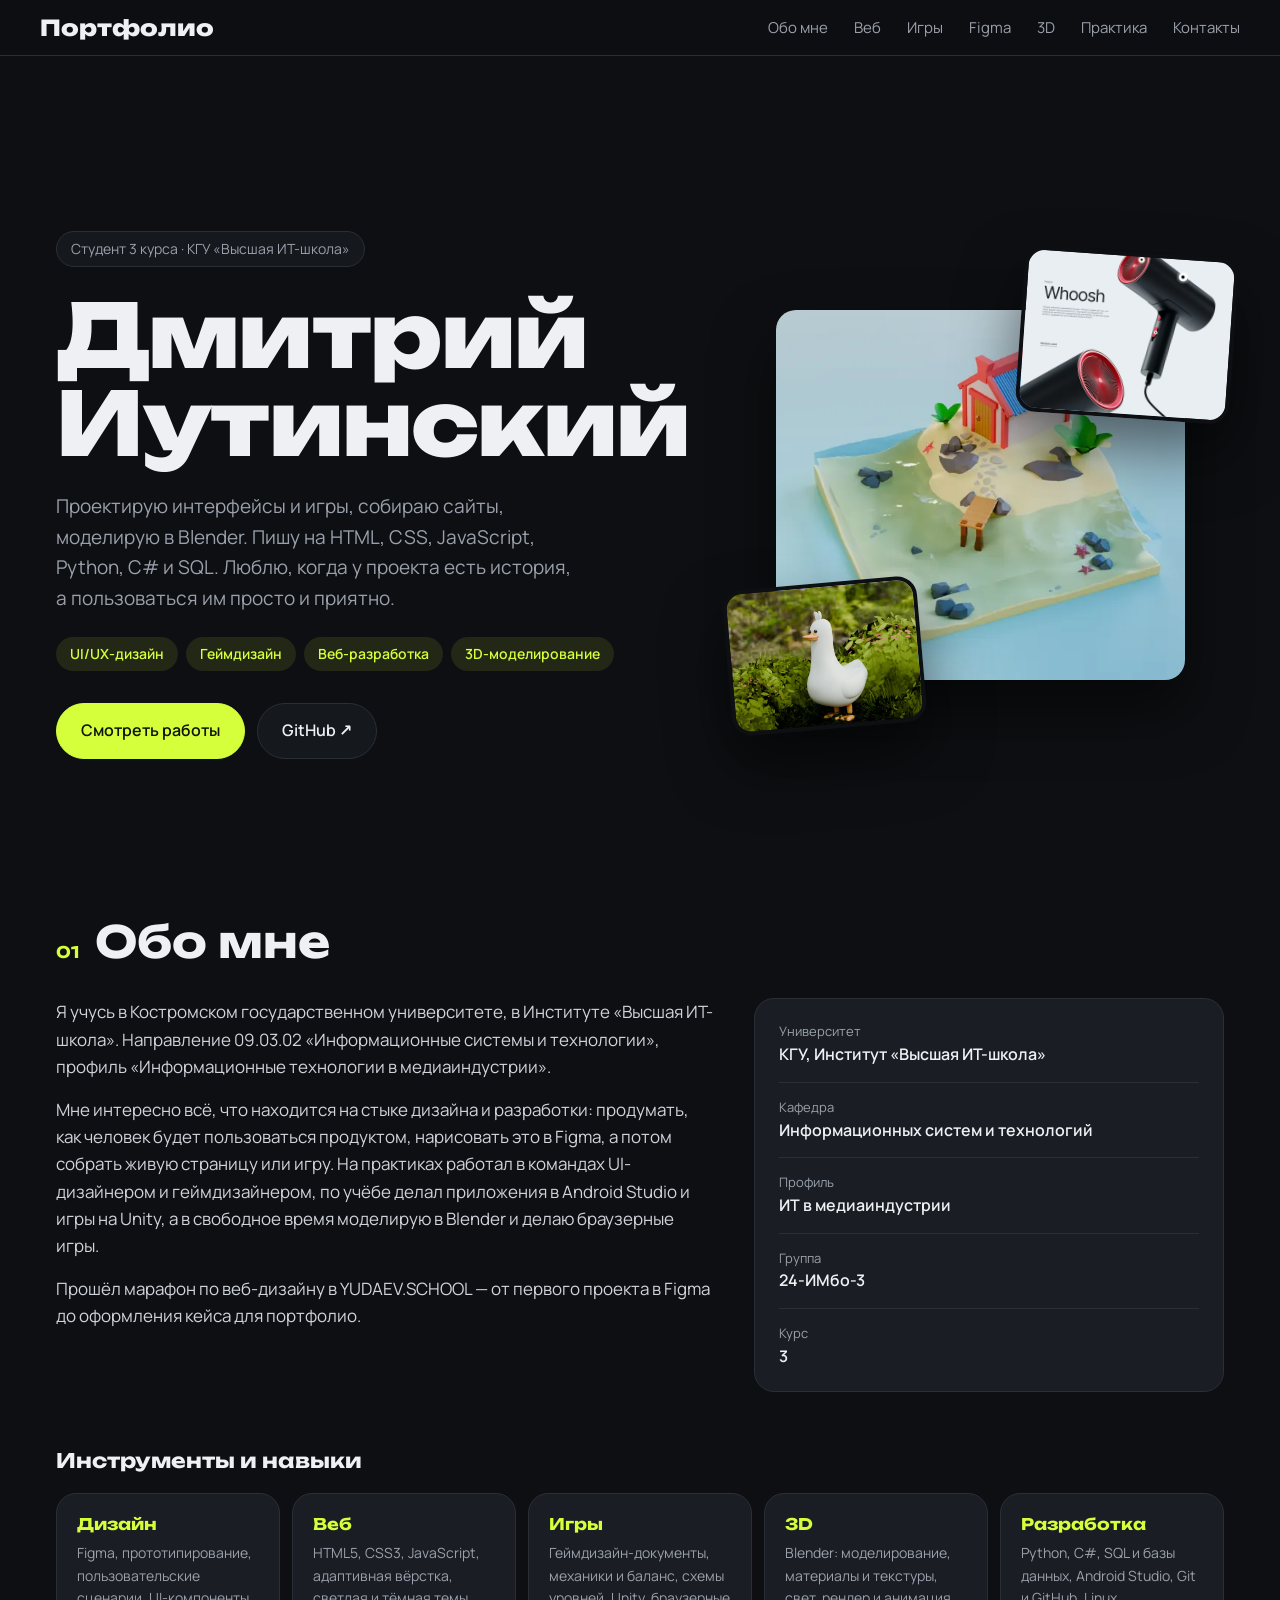
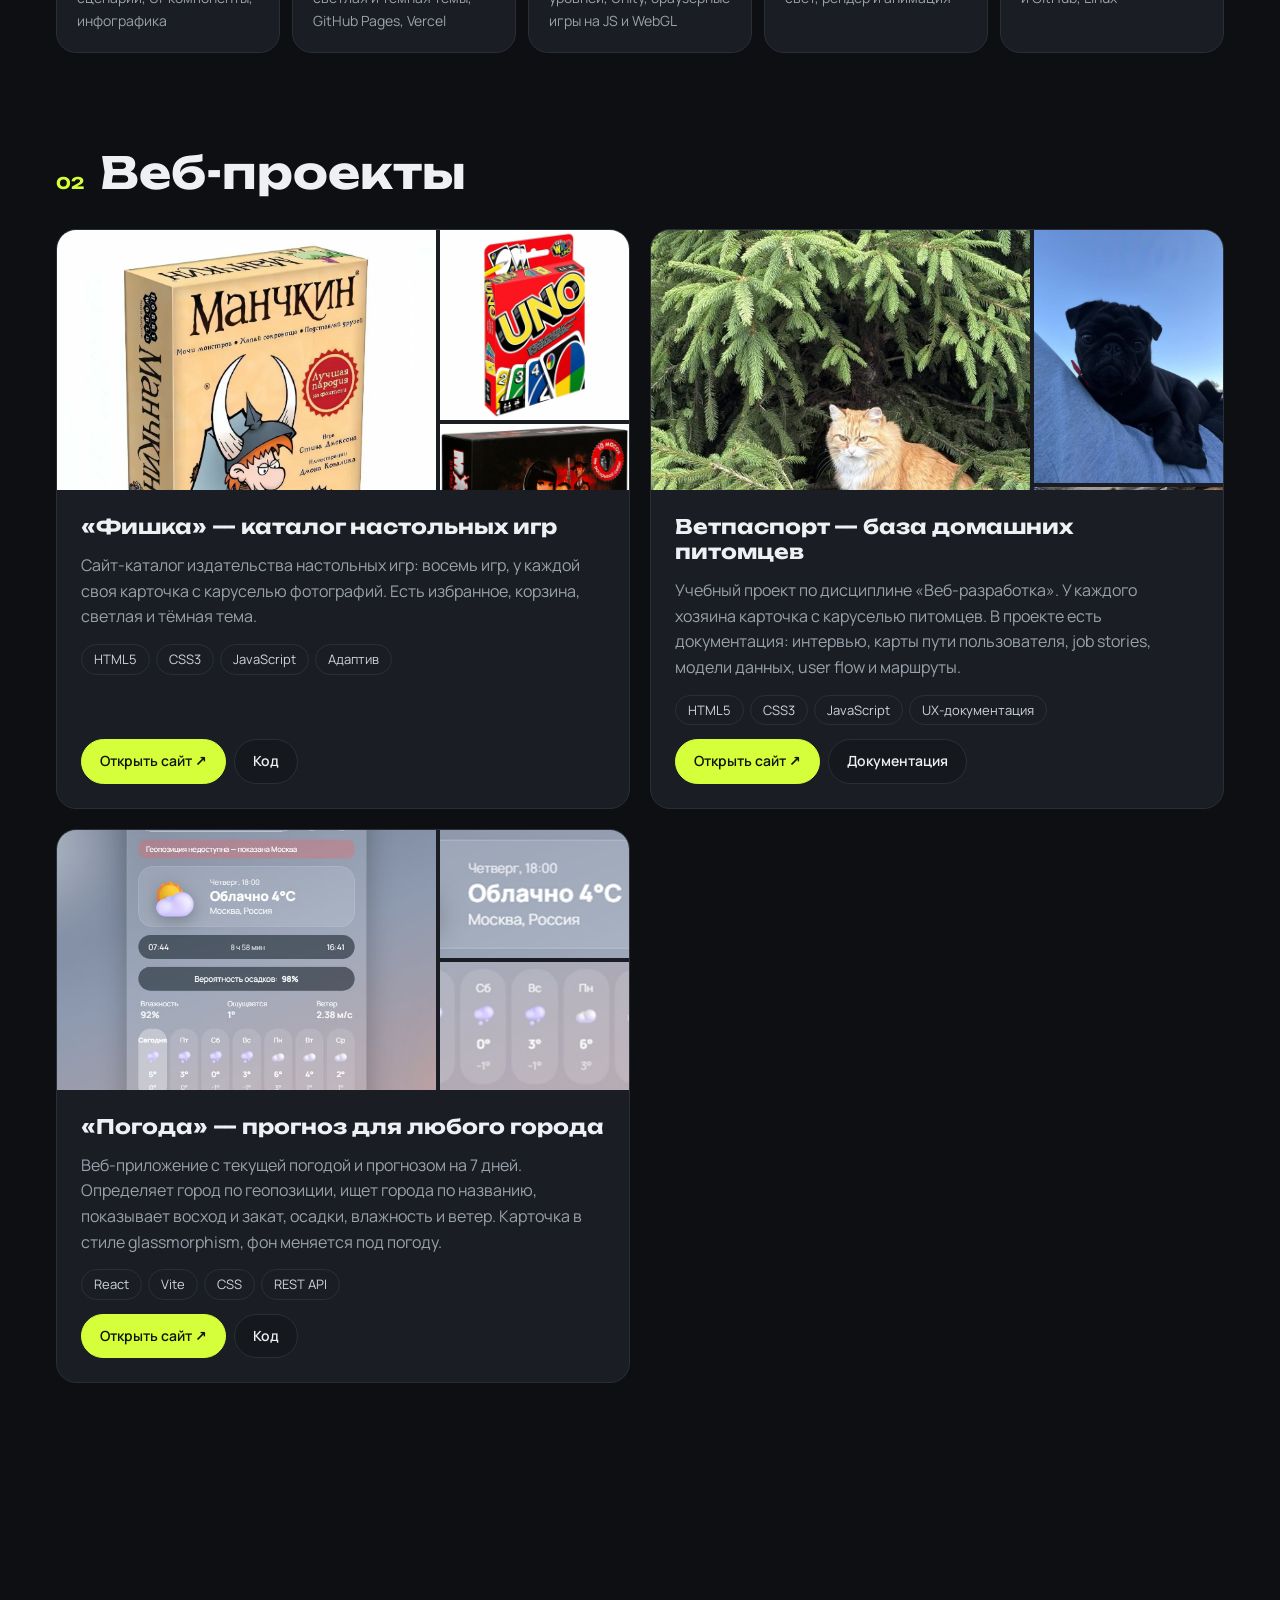
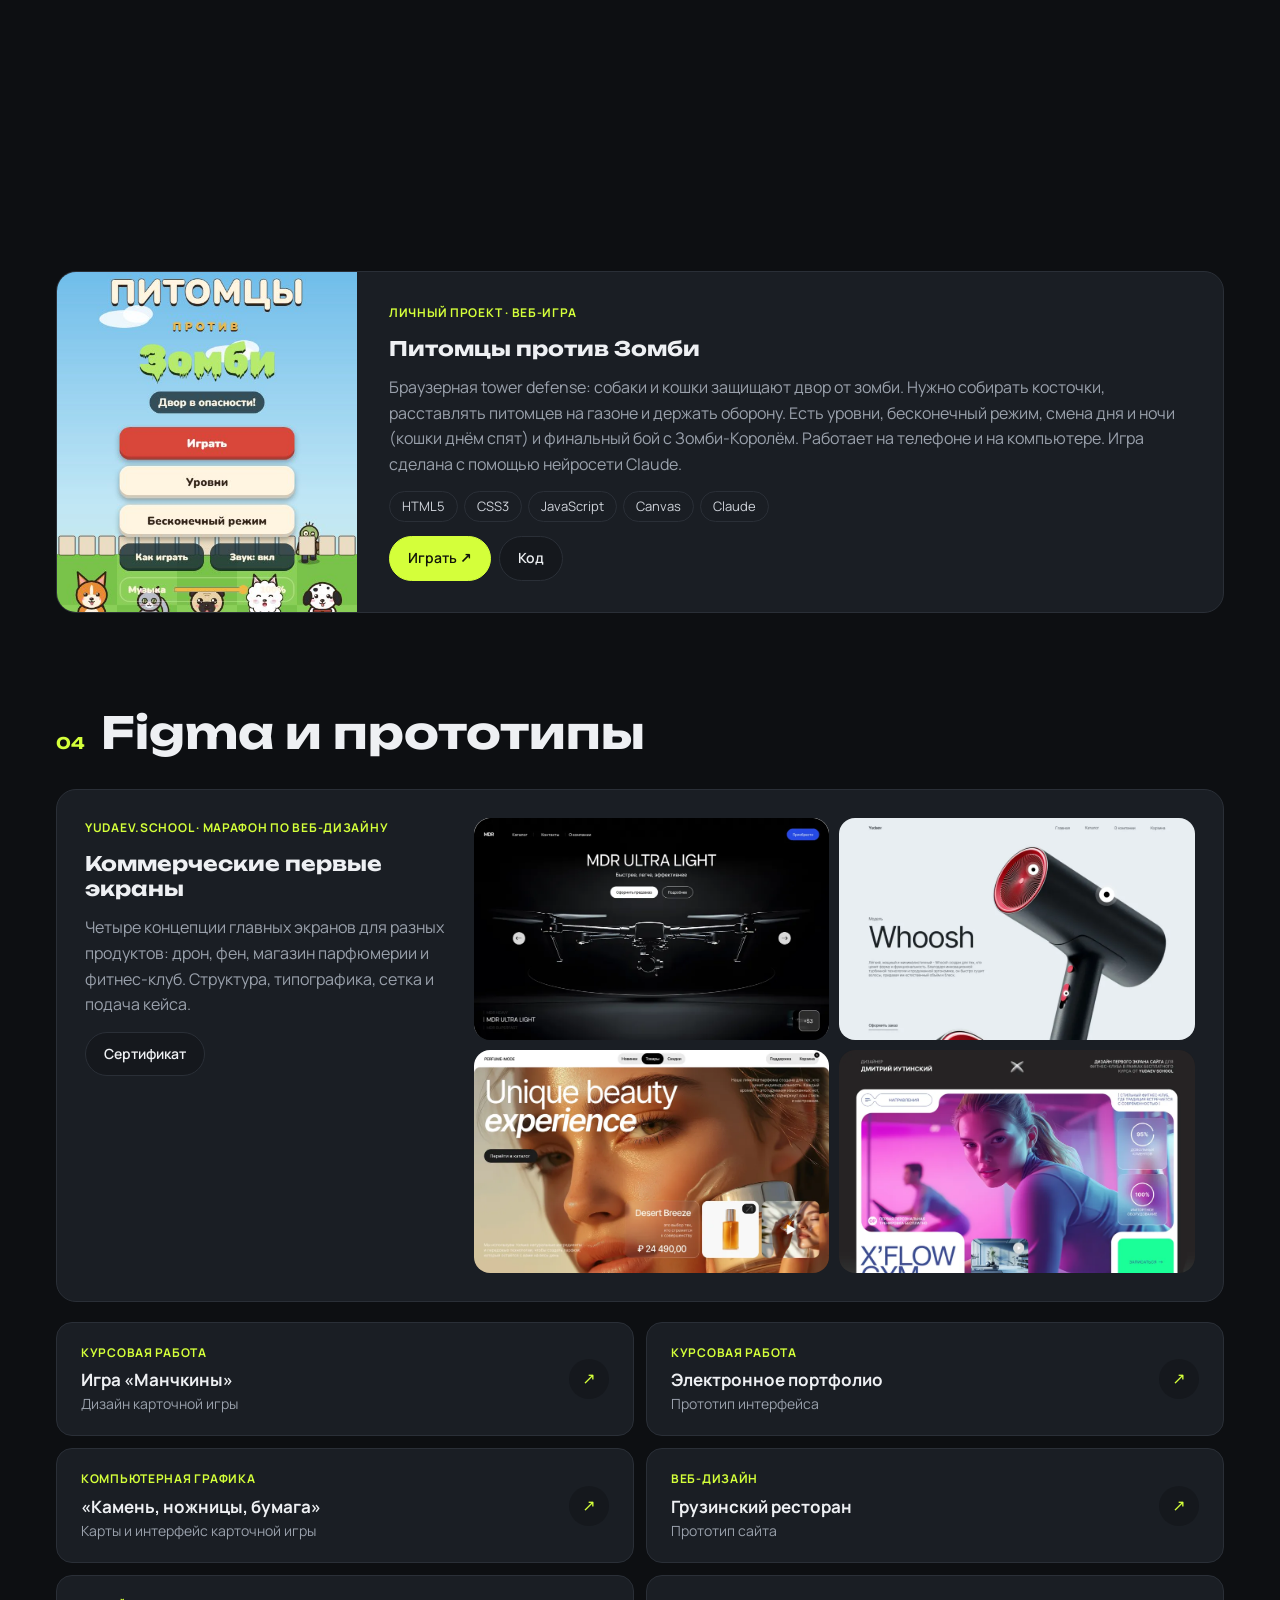
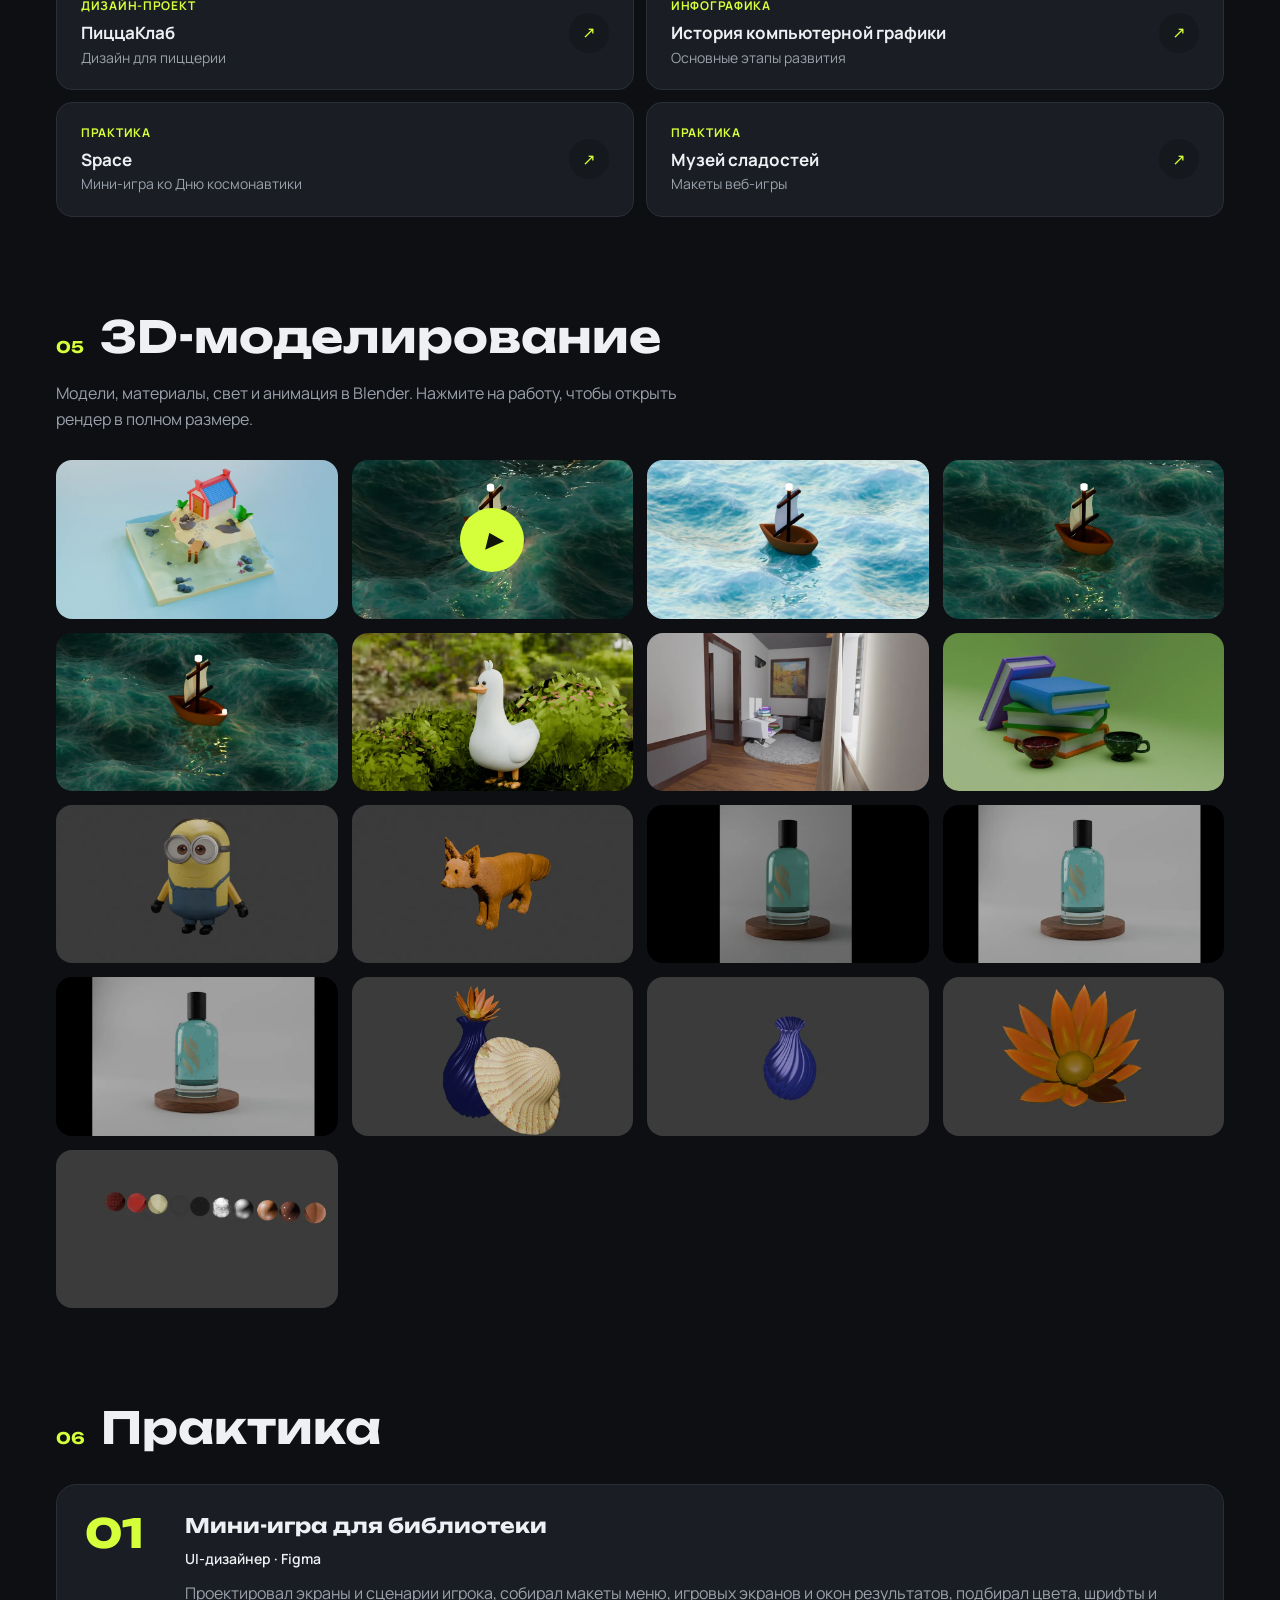
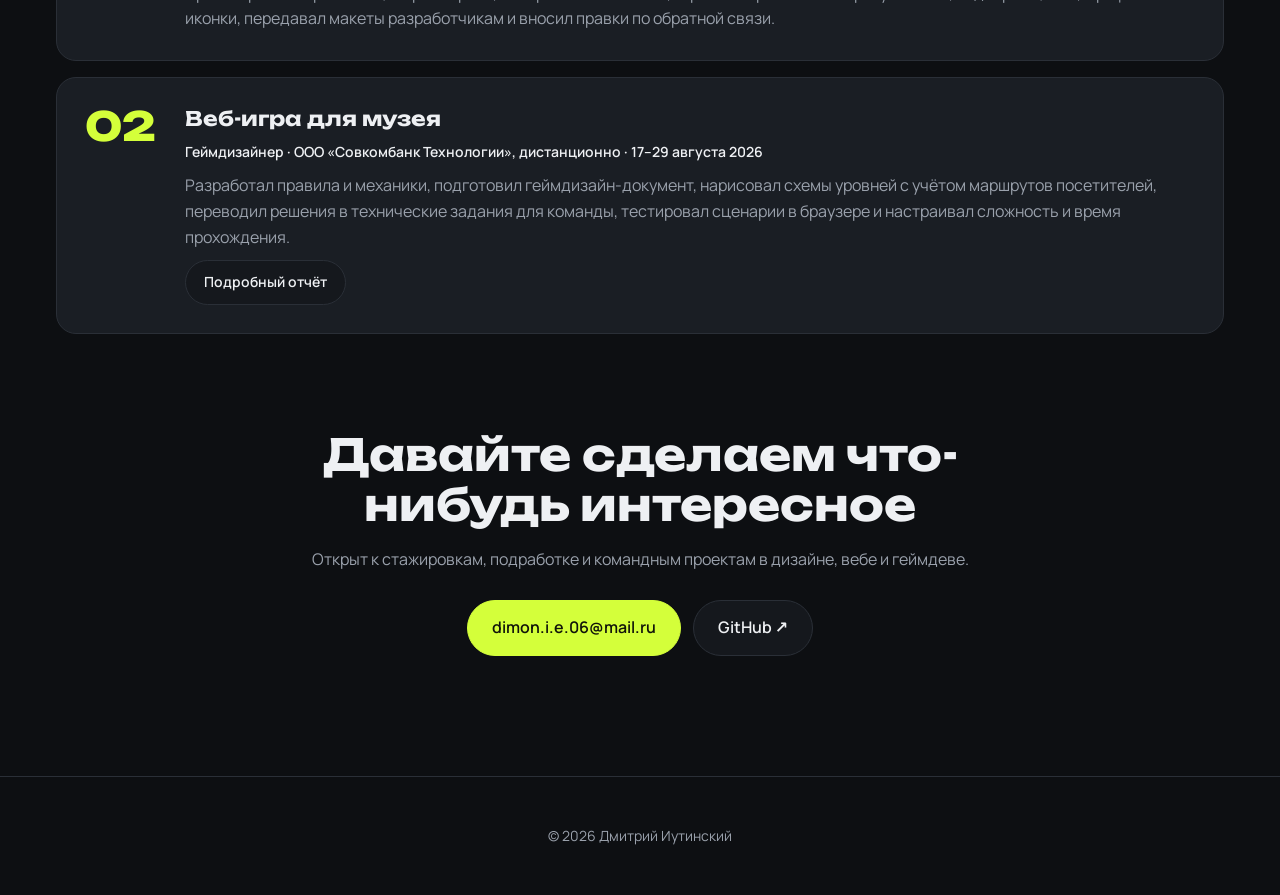
<file: index.html>
<!doctype html>
<html lang="ru">
<head>
<meta charset="utf-8">
<meta name="viewport" content="width=device-width, initial-scale=1, viewport-fit=cover">
<title>Дмитрий Иутинский — портфолио</title>
<meta name="description" content="Портфолио Дмитрия Иутинского: UI/UX и геймдизайн, веб-разработка, прототипы в Figma и 3D-моделирование в Blender.">
<meta name="theme-color" content="#0d0f12">
<link rel="preconnect" href="https://fonts.googleapis.com">
<link rel="preconnect" href="https://fonts.gstatic.com" crossorigin>
<link href="https://fonts.googleapis.com/css2?family=Unbounded:wght@500;700;800&family=Manrope:wght@400;500;600;700&display=swap" rel="stylesheet">
<link rel="stylesheet" href="assets/style.css">
</head>
<body>

<header class="nav">
  <a class="logo" href="#top">Портфолио</a>
  <nav class="nav-links" id="navLinks">
    <a href="#about">Обо мне</a>
    <a href="#web">Веб</a>
    <a href="#games">Игры</a>
    <a href="#figma">Figma</a>
    <a href="#modeling">3D</a>
    <a href="#practice">Практика</a>
    <a href="#contacts">Контакты</a>
  </nav>
  <button class="burger" id="burger" aria-label="Меню"><span></span><span></span></button>
</header>

<main id="top">

  <section class="hero">
    <div class="hero-text">
      <p class="tag">Студент 3 курса · КГУ «Высшая ИТ-школа»</p>
      <h1>Дмитрий<br>Иутинский</h1>
      <p class="lead">Проектирую интерфейсы и игры, собираю сайты, моделирую в Blender. Пишу на HTML, CSS, JavaScript, Python, C# и SQL. Люблю, когда у проекта есть история, а пользоваться им просто и приятно.</p>
      <div class="hero-roles">
        <span>UI/UX-дизайн</span><span>Геймдизайн</span><span>Веб-разработка</span><span>3D-моделирование</span>
      </div>
      <div class="hero-actions">
        <a class="btn primary" href="#web">Смотреть работы</a>
        <a class="btn" href="https://github.com/dmitry-iut/Portfolio" target="_blank" rel="noopener">GitHub ↗</a>
      </div>
    </div>
    <div class="hero-art">
      <img src="assets/thumbs/house_by_the_sea.webp" alt="3D-сцена: домик у моря" class="art-main">
      <img src="assets/thumbs/fan.webp" alt="Макет сайта Whoosh" class="art-side a">
      <img src="assets/thumbs/duck.webp" alt="3D-модель утки" class="art-side b">
    </div>
  </section>

  <section id="about" class="section">
    <h2 class="section-title"><i>01</i>Обо мне</h2>
    <div class="about-grid">
      <div class="about-text">
        <p>Я учусь в Костромском государственном университете, в Институте «Высшая ИТ-школа». Направление 09.03.02 «Информационные системы и технологии», профиль «Информационные технологии в медиаиндустрии».</p>
        <p>Мне интересно всё, что находится на стыке дизайна и разработки: продумать, как человек будет пользоваться продуктом, нарисовать это в Figma, а потом собрать живую страницу или игру. На практиках работал в командах UI-дизайнером и геймдизайнером, по учёбе делал приложения в Android Studio и игры на Unity, а в свободное время моделирую в Blender и делаю браузерные игры.</p>
        <p>Прошёл марафон по веб-дизайну в YUDAEV.SCHOOL — от первого проекта в Figma до оформления кейса для портфолио.</p>
      </div>
      <dl class="facts">
        <div><dt>Университет</dt><dd>КГУ, Институт «Высшая ИТ-школа»</dd></div>
        <div><dt>Кафедра</dt><dd>Информационных систем и технологий</dd></div>
        <div><dt>Профиль</dt><dd>ИТ в медиаиндустрии</dd></div>
        <div><dt>Группа</dt><dd>24-ИМбо-3</dd></div>
        <div><dt>Курс</dt><dd>3</dd></div>
      </dl>
    </div>

    <h3 class="sub">Инструменты и навыки</h3>
    <div class="skills">
      <div class="skill"><h4>Дизайн</h4><p>Figma, прототипирование, пользовательские сценарии, UI-компоненты, инфографика</p></div>
      <div class="skill"><h4>Веб</h4><p>HTML5, CSS3, JavaScript, адаптивная вёрстка, светлая и тёмная темы, GitHub Pages, Vercel</p></div>
      <div class="skill"><h4>Игры</h4><p>Геймдизайн-документы, механики и баланс, схемы уровней, Unity, браузерные игры на JS и WebGL</p></div>
      <div class="skill"><h4>3D</h4><p>Blender: моделирование, материалы и текстуры, свет, рендер и анимация</p></div>
      <div class="skill"><h4>Разработка</h4><p>Python, C#, SQL и базы данных, Android Studio, Git и GitHub, Linux</p></div>
    </div>
  </section>

  <section id="web" class="section">
    <h2 class="section-title"><i>02</i>Веб-проекты</h2>
    <div class="web-grid">
      <article class="web-card">
        <a class="web-shot" href="web/Board_game_catalog/index.html" target="_blank" rel="noopener">
          <img src="web/Board_game_catalog/img/munchkin/1.jpg" alt="Каталог «Фишка»" loading="lazy">
          <img src="web/Board_game_catalog/img/uno/1.png" alt="" loading="lazy">
          <img src="web/Board_game_catalog/img/mafia/1.jpg" alt="" loading="lazy">
        </a>
        <div class="web-body">
          <h3>«Фишка» — каталог настольных игр</h3>
          <p>Сайт-каталог издательства настольных игр: восемь игр, у каждой своя карточка с каруселью фотографий. Есть избранное, корзина, светлая и тёмная тема.</p>
          <ul class="chips"><li>HTML5</li><li>CSS3</li><li>JavaScript</li><li>Адаптив</li></ul>
          <div class="links">
            <a class="btn primary sm" href="web/Board_game_catalog/index.html" target="_blank" rel="noopener">Открыть сайт ↗</a>
            <a class="btn sm" href="https://github.com/dmitry-iut/Portfolio/tree/main/web/Board_game_catalog" target="_blank" rel="noopener">Код</a>
          </div>
        </div>
      </article>
      <article class="web-card">
        <a class="web-shot" href="web/Veterinary_passport/project/index.html" target="_blank" rel="noopener">
          <img src="web/Veterinary_passport/project/img/ryzhik.jpg" alt="Ветпаспорт" loading="lazy">
          <img src="web/Veterinary_passport/project/img/luna.jpg" alt="" loading="lazy">
          <img src="web/Veterinary_passport/project/img/lucky.jpg" alt="" loading="lazy">
        </a>
        <div class="web-body">
          <h3>Ветпаспорт — база домашних питомцев</h3>
          <p>Учебный проект по дисциплине «Веб-разработка». У каждого хозяина карточка с каруселью питомцев. В проекте есть документация: интервью, карты пути пользователя, job stories, модели данных, user flow и маршруты.</p>
          <ul class="chips"><li>HTML5</li><li>CSS3</li><li>JavaScript</li><li>UX-документация</li></ul>
          <div class="links">
            <a class="btn primary sm" href="web/Veterinary_passport/project/index.html" target="_blank" rel="noopener">Открыть сайт ↗</a>
            <a class="btn sm" href="https://github.com/dmitry-iut/Portfolio/tree/main/web/Veterinary_passport/documentation" target="_blank" rel="noopener">Документация</a>
          </div>
        </div>
      </article>
      <article class="web-card">
        <a class="web-shot" href="https://weather-psi-three-27.vercel.app" target="_blank" rel="noopener">
          <img src="web/weather/img/1.jpg" alt="Приложение «Погода»" loading="lazy">
          <img src="web/weather/img/2.jpg" alt="" loading="lazy">
          <img src="web/weather/img/3.jpg" alt="" loading="lazy">
        </a>
        <div class="web-body">
          <h3>«Погода» — прогноз для любого города</h3>
          <p>Веб-приложение с текущей погодой и прогнозом на 7 дней. Определяет город по геопозиции, ищет города по названию, показывает восход и закат, осадки, влажность и ветер. Карточка в стиле glassmorphism, фон меняется под погоду.</p>
          <ul class="chips"><li>React</li><li>Vite</li><li>CSS</li><li>REST API</li></ul>
          <div class="links">
            <a class="btn primary sm" href="https://weather-psi-three-27.vercel.app" target="_blank" rel="noopener">Открыть сайт ↗</a>
            <a class="btn sm" href="https://github.com/dmitry-iut/weather" target="_blank" rel="noopener">Код</a>
          </div>
        </div>
      </article>
    </div>
  </section>

  <section id="games" class="section">
    <h2 class="section-title"><i>03</i>Игры</h2>
    <div class="games">
      <article class="game">
        <span class="game-label">Практика · Геймдизайнер</span>
        <h3>Веб-игра для Музея сладостей</h3>
        <p>Браузерная игра, в которой посетители музея проходят задания и узнают об экспонатах. Придумывал правила и механики, писал геймдизайн-документ, рисовал схемы уровней и настраивал баланс.</p>
        <div class="links">
          <a class="btn primary sm" href="https://tkbctqbdfyjdbx770.site/" target="_blank" rel="noopener">Играть ↗</a>
          <a class="btn sm" href="https://www.figma.com/design/4335ww4KQNeCONw6IRcUs6/%D0%A1%D0%9A%D0%91%D0%A2-%D0%9F%D1%80%D0%B0%D0%BA%D1%82%D0%B8%D0%BA%D0%B0?node-id=105-26&t=CyLHAzmLSKX5TTX1-1" target="_blank" rel="noopener">Figma</a>
        </div>
      </article>
      <article class="game">
        <span class="game-label">Практика · UI-дизайнер</span>
        <h3>Space — мини-игра ко Дню космонавтики</h3>
        <p>Мини-игра для детей, подготовленная к 12 апреля для библиотеки. Отвечал за интерфейс: экраны, кнопки, навигацию и единый визуальный стиль.</p>
        <div class="links">
          <a class="btn primary sm" href="https://www.figma.com/design/ZoXlmP57n46gRokn2EPjQd/Space?t=HWRuZFCQE8TTkOve-1" target="_blank" rel="noopener">Макет в Figma ↗</a>
        </div>
      </article>
      <article class="game has-shot">
        <a class="game-shot" href="https://dmitry-iut.github.io/dogs-vs-zombies/" target="_blank" rel="noopener">
          <img src="assets/thumbs/dvz_3.jpg" alt="Главный экран игры «Питомцы против Зомби»" loading="lazy">
        </a>
        <div class="game-body">
          <span class="game-label">Личный проект · Веб-игра</span>
          <h3>Питомцы против Зомби</h3>
          <p>Браузерная tower defense: собаки и кошки защищают двор от зомби. Нужно собирать косточки, расставлять питомцев на газоне и держать оборону. Есть уровни, бесконечный режим, смена дня и ночи (кошки днём спят) и финальный бой с Зомби-Королём. Работает на телефоне и на компьютере. Игра сделана с помощью нейросети Claude.</p>
          <ul class="chips"><li>HTML5</li><li>CSS3</li><li>JavaScript</li><li>Canvas</li><li>Claude</li></ul>
          <div class="links">
            <a class="btn primary sm" href="https://dmitry-iut.github.io/dogs-vs-zombies/" target="_blank" rel="noopener">Играть ↗</a>
            <a class="btn sm" href="https://github.com/dmitry-iut/dogs-vs-zombies" target="_blank" rel="noopener">Код</a>
          </div>
        </div>
      </article>
    </div>
  </section>

  <section id="figma" class="section">
    <h2 class="section-title"><i>04</i>Figma и прототипы</h2>

    <div class="course">
      <div class="course-info">
        <span class="game-label">YUDAEV.SCHOOL · марафон по веб-дизайну</span>
        <h3>Коммерческие первые экраны</h3>
        <p>Четыре концепции главных экранов для разных продуктов: дрон, фен, магазин парфюмерии и фитнес-клуб. Структура, типографика, сетка и подача кейса.</p>
        <button class="btn sm" data-open="certificate">Сертификат</button>
      </div>
      <div class="course-gallery" data-gallery="course"></div>
    </div>

    <div class="figma-list" id="figmaList"></div>
  </section>

  <section id="modeling" class="section">
    <h2 class="section-title"><i>05</i>3D-моделирование</h2>
    <p class="section-lead">Модели, материалы, свет и анимация в Blender. Нажмите на работу, чтобы открыть рендер в полном размере.</p>
    <div class="gallery" data-gallery="3d"></div>
  </section>

  <section id="practice" class="section">
    <h2 class="section-title"><i>06</i>Практика</h2>
    <div class="practice">
      <article class="pr">
        <div class="pr-num">01</div>
        <div>
          <h3>Мини-игра для библиотеки</h3>
          <p class="pr-role">UI-дизайнер · Figma</p>
          <p>Проектировал экраны и сценарии игрока, собирал макеты меню, игровых экранов и окон результатов, подбирал цвета, шрифты и иконки, передавал макеты разработчикам и вносил правки по обратной связи.</p>
        </div>
      </article>
      <article class="pr">
        <div class="pr-num">02</div>
        <div>
          <h3>Веб-игра для музея</h3>
          <p class="pr-role">Геймдизайнер · ООО «Совкомбанк Технологии», дистанционно · 17–29 августа 2026</p>
          <p>Разработал правила и механики, подготовил геймдизайн-документ, нарисовал схемы уровней с учётом маршрутов посетителей, переводил решения в технические задания для команды, тестировал сценарии в браузере и настраивал сложность и время прохождения.</p>
          <a class="btn sm" href="https://github.com/dmitry-iut/Portfolio/blob/main/practice/practices.md" target="_blank" rel="noopener">Подробный отчёт</a>
        </div>
      </article>
    </div>
  </section>

  <section id="contacts" class="section contacts">
    <h2>Давайте сделаем что-нибудь интересное</h2>
    <p>Открыт к стажировкам, подработке и командным проектам в дизайне, вебе и геймдеве.</p>
    <div class="hero-actions center">
      <a class="btn primary" href="mailto:dimon.i.e.06@mail.ru">dimon.i.e.06@mail.ru</a>
      <a class="btn" href="https://github.com/dmitry-iut/Portfolio" target="_blank" rel="noopener">GitHub ↗</a>
    </div>
  </section>

</main>

<footer class="footer">© 2026 Дмитрий Иутинский</footer>

<div class="lightbox" id="lightbox" hidden>
  <button class="lb-close" aria-label="Закрыть">×</button>
  <button class="lb-prev" aria-label="Назад">‹</button>
  <figure>
    <div class="lb-media"></div>
    <figcaption></figcaption>
  </figure>
  <button class="lb-next" aria-label="Вперёд">›</button>
</div>

<script src="assets/script.js"></script>
</body>
</html>
</file>
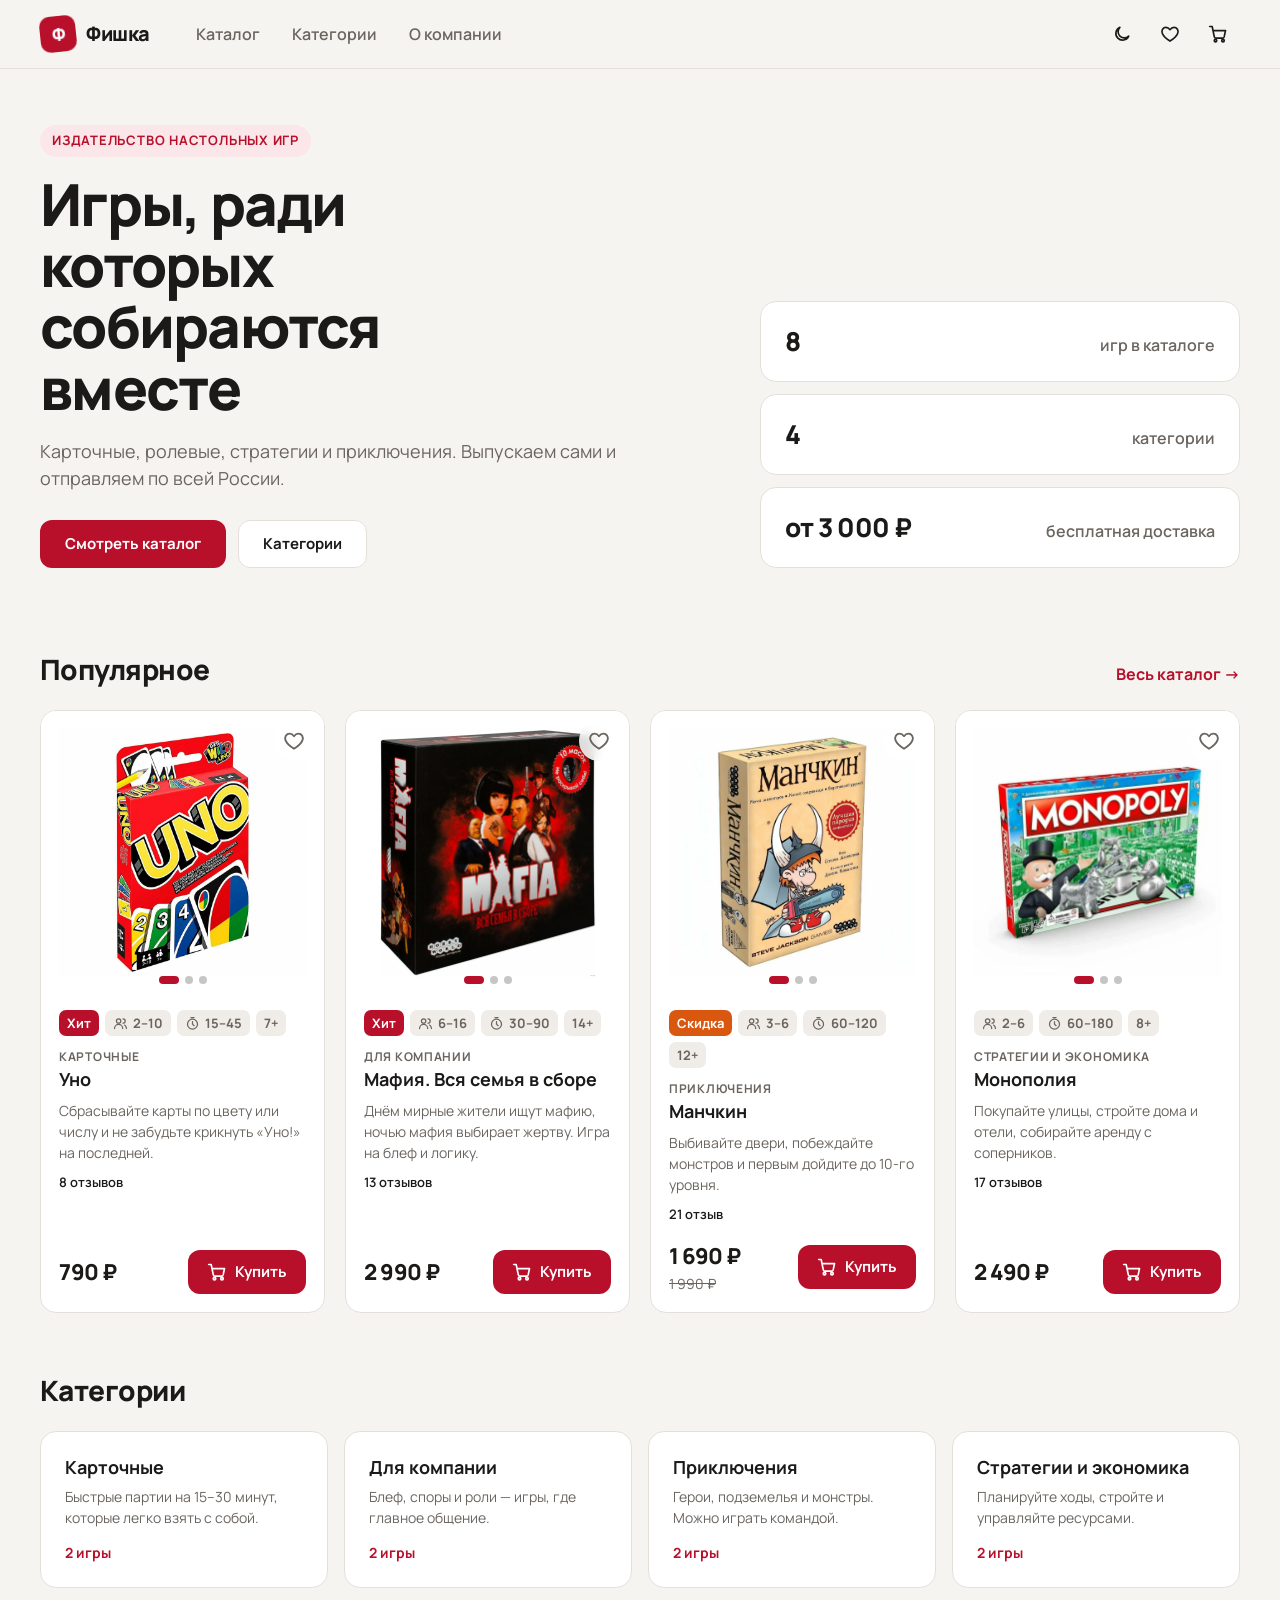
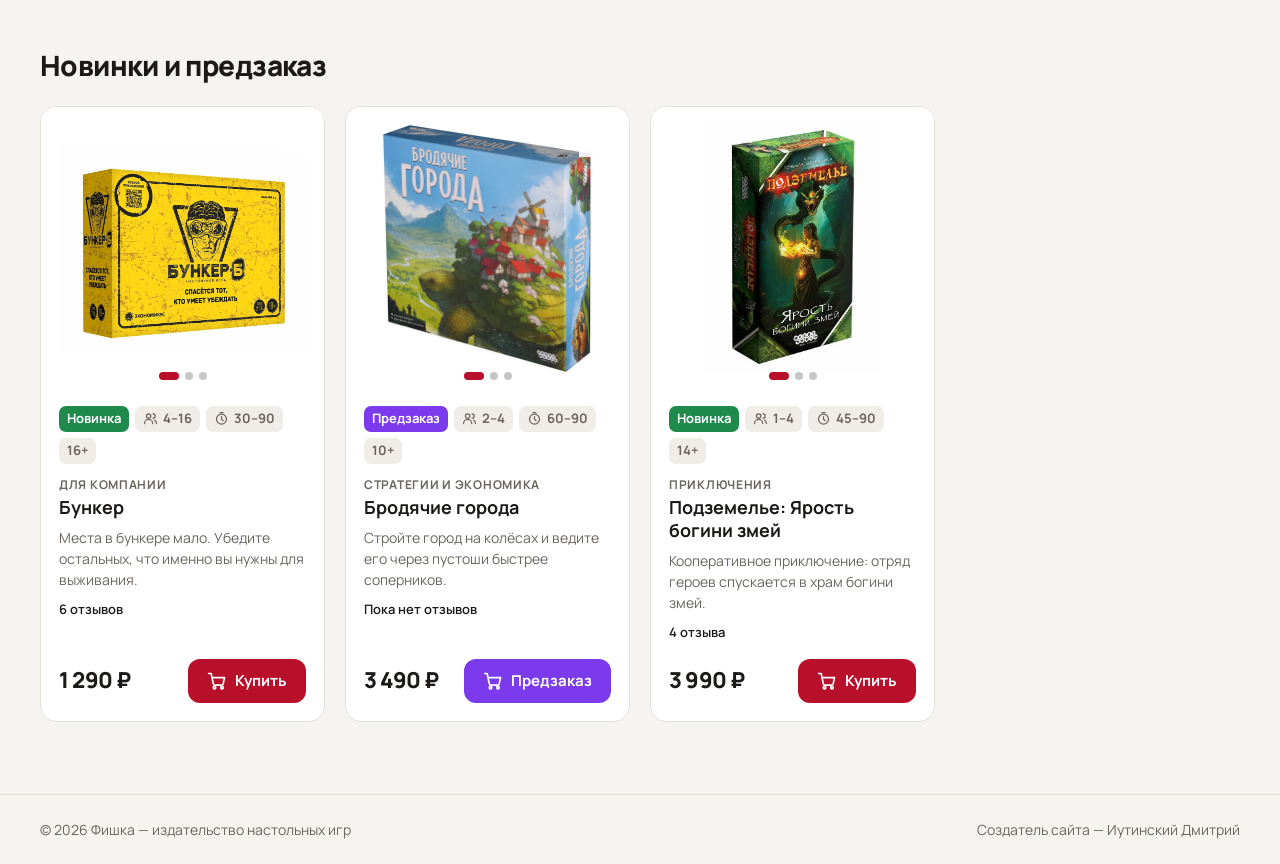
<file: web/Board_game_catalog/index.html>
<!doctype html>
<html lang="ru">
  <head>
    <meta charset="UTF-8" />
    <meta name="viewport" content="width=device-width, initial-scale=1.0" />
    <meta
      name="description"
      content="Фишка — издательство настольных игр. Каталог игр для семьи и компании."
    />
    <meta name="theme-color" content="#b8102b" />
    <title>Фишка</title>
    <link
      rel="icon"
      href="data:image/svg+xml,<svg xmlns='http://www.w3.org/2000/svg' viewBox='0 0 100 100'><text y='.9em' font-size='90'></text></svg>"
    />
    <link rel="preconnect" href="https://fonts.googleapis.com" />
    <link rel="preconnect" href="https://fonts.gstatic.com" crossorigin />
    <link
      rel="stylesheet"
      href="https://fonts.googleapis.com/css2?family=Manrope:wght@400;500;600;700;800&display=swap"
    />
    <link rel="stylesheet" href="css/styles.css" />
    <script src="js/theme.js"></script>
    <script defer src="js/data.js"></script>
    <script defer src="js/dom.js"></script>
    <script defer src="js/router.js"></script>
    <script defer src="js/store.js"></script>
    <script defer src="js/components.js"></script>
    <script defer src="js/views.js"></script>
    <script defer src="js/main.js"></script>
  </head>
  <body>
    <header class="header">
      <div class="header__inner container">
        <a href="#/" class="logo">
          <span class="logo__mark" aria-hidden="true">Ф</span>
          <span>Фишка</span>
        </a>
        <nav class="nav" id="site-nav" aria-label="Основное меню"></nav>
        <div class="header__actions">
          <button
            class="icon-btn theme-toggle"
            type="button"
            aria-label="Тёмная тема"
          ></button>
          <a class="icon-btn" href="#/favorites" aria-label="Избранное">
            <svg viewBox="0 0 24 24" aria-hidden="true">
              <path
                d="M12 20.5s-7.5-4.6-9.3-9.4C1.4 7.6 3.6 4 7.2 4c2 0 3.6 1.1 4.8 2.8C13.2 5.1 14.8 4 16.8 4c3.6 0 5.8 3.6 4.5 7.1-1.8 4.8-9.3 9.4-9.3 9.4z"
              />
            </svg>
            <span class="counter-badge" id="fav-count" hidden></span>
          </a>
          <a class="icon-btn" href="#/cart" aria-label="Корзина">
            <svg viewBox="0 0 24 24" aria-hidden="true">
              <circle cx="9" cy="20" r="1.5" />
              <circle cx="18" cy="20" r="1.5" />
              <path
                d="M2 3h3l2.6 12.4a2 2 0 0 0 2 1.6h7.8a2 2 0 0 0 2-1.5L21 8H6"
              />
            </svg>
            <span class="counter-badge" id="cart-count" hidden></span>
          </a>
          <button
            class="burger"
            type="button"
            aria-controls="site-nav"
            aria-expanded="false"
            aria-label="Открыть меню"
          >
            <span class="burger__line"></span>
          </button>
        </div>
      </div>
    </header>
    <main class="container">
      <nav class="breadcrumbs" aria-label="Хлебные крошки"></nav>
      <section class="page" id="app" tabindex="-1"></section>
    </main>
    <footer class="footer">
      <div class="container footer__inner">
        <span>© 2026 Фишка — издательство настольных игр</span>
        <span>Создатель сайта — Иутинский Дмитрий</span>
      </div>
    </footer>
  </body>
</html>
</file>
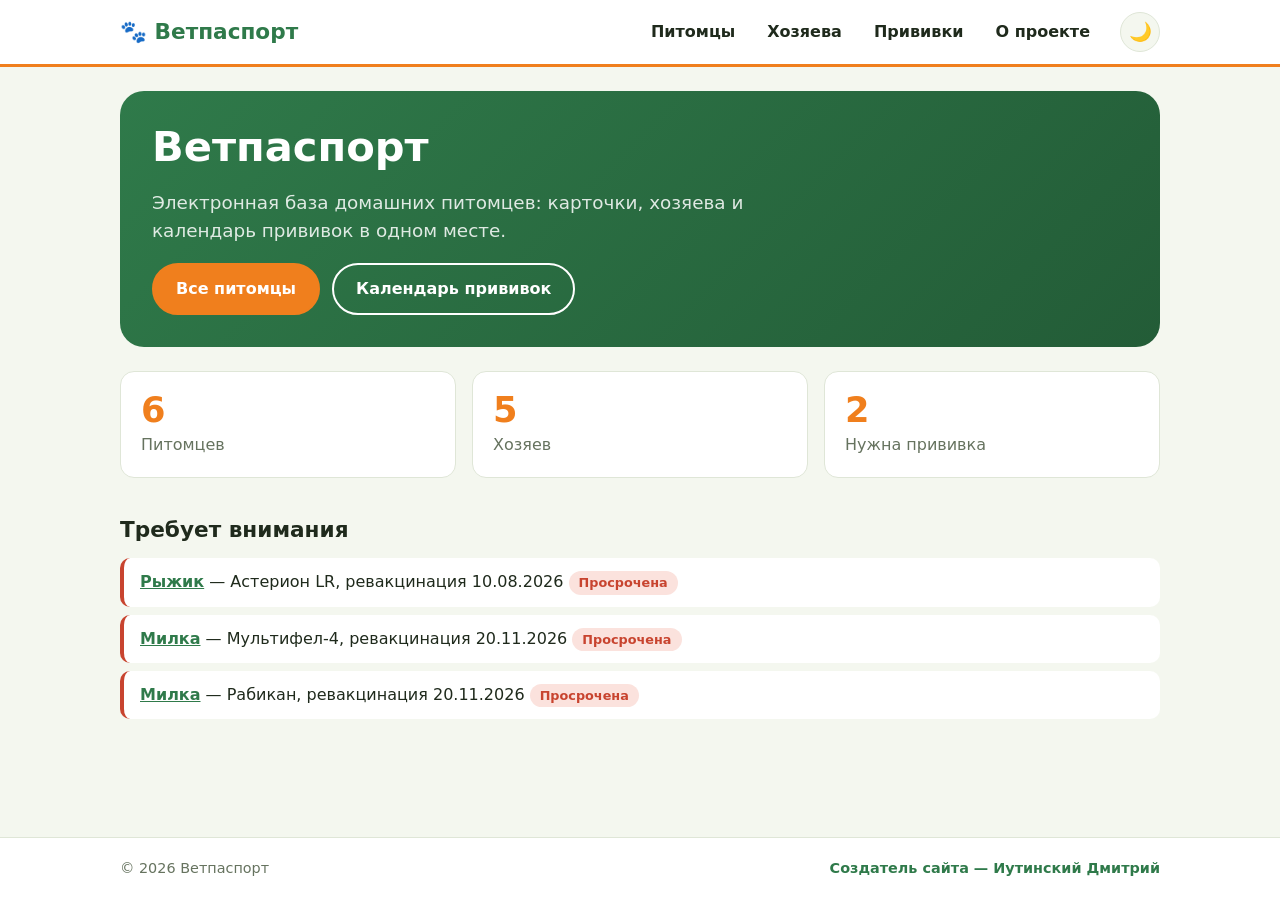
<file: web/Veterinary_passport/project/index.html>
<!doctype html>
<html lang="ru">
  <head>
    <meta charset="UTF-8" />
    <meta name="viewport" content="width=device-width, initial-scale=1.0" />
    <meta name="description" content="Ветпаспорт — база домашних питомцев" />
    <title>Ветпаспорт</title>
    <link
      rel="icon"
      href="data:image/svg+xml,<svg xmlns='http://www.w3.org/2000/svg' viewBox='0 0 100 100'><text y='.9em' font-size='90'>🐾</text></svg>"
    />
    <link rel="stylesheet" href="css/styles.css" />
    <script src="js/theme.js"></script>
    <script defer src="js/data.js"></script>
    <script defer src="js/dom.js"></script>
    <script defer src="js/router.js"></script>
    <script defer src="js/views.js"></script>
    <script defer src="js/main.js"></script>
  </head>
  <body>
    <header class="header">
      <div class="header__inner container">
        <a href="#/" class="logo">Ветпаспорт</a>
        <button
          class="burger"
          type="button"
          aria-controls="site-nav"
          aria-expanded="false"
          aria-label="Открыть меню"
        >
          <span class="burger__line"></span>
        </button>
        <nav class="nav" id="site-nav" aria-label="Основное меню"></nav>
        <button
          class="theme-toggle"
          type="button"
          aria-label="Тёмная тема"
        ></button>
      </div>
    </header>
    <main class="container">
      <nav class="breadcrumbs" aria-label="Хлебные крошки"></nav>
      <section class="page" id="app" tabindex="-1"></section>
    </main>
    <footer class="footer">
      <div class="container footer__inner">
        <span>© 2026 Ветпаспорт</span>
        <span>Создатель сайта — Иутинский Дмитрий</span>
      </div>
    </footer>
  </body>
</html>
</file>
<file: assets/style.css>
:root {
  --bg: #0d0f12;
  --bg-2: #15181d;
  --card: #1a1e24;
  --line: #2a2f37;
  --text: #eef0f3;
  --muted: #9aa1ac;
  --accent: #d4ff3a;
  --accent-ink: #11140a;
  --radius: 20px;
  --head: "Unbounded", sans-serif;
  --body: "Manrope", system-ui, sans-serif;
}

* { box-sizing: border-box; margin: 0; padding: 0; }
html { scroll-behavior: smooth; scroll-padding-top: 80px; }
body { background: var(--bg); color: var(--text); font: 16px/1.6 var(--body); -webkit-font-smoothing: antialiased; overflow-x: hidden; }
img, video { display: block; max-width: 100%; }
a { color: inherit; text-decoration: none; }
button { font: inherit; color: inherit; background: none; border: 0; cursor: pointer; }

.nav { position: sticky; top: 0; z-index: 50; display: flex; align-items: center; justify-content: space-between; gap: 24px; padding: 14px max(16px, calc((100vw - 1200px) / 2)); background: rgba(13, 15, 18, .78); backdrop-filter: blur(14px); -webkit-backdrop-filter: blur(14px); border-bottom: 1px solid var(--line); }
.logo { font: 800 22px var(--head); }
.logo span { color: var(--accent); }
.nav-links { display: flex; gap: 26px; font-size: 15px; color: var(--muted); }
.nav-links a:hover { color: var(--text); }
.burger { display: none; width: 40px; height: 40px; position: relative; }
.burger span { position: absolute; left: 9px; right: 9px; height: 2px; background: var(--text); transition: .25s; }
.burger span:first-child { top: 15px; }
.burger span:last-child { top: 23px; }
.burger.open span:first-child { top: 19px; transform: rotate(45deg); }
.burger.open span:last-child { top: 19px; transform: rotate(-45deg); }

main { max-width: 1200px; margin: 0 auto; padding: 0 16px; }

.hero { display: grid; grid-template-columns: 1.1fr 1fr; gap: 48px; align-items: center; min-height: calc(100vh - 70px); padding: 48px 0 0; }
.tag { display: inline-block; padding: 6px 14px; border-radius: 99px; background: var(--bg-2); border: 1px solid var(--line); color: var(--muted); font-size: 14px; margin-bottom: 24px; }
h1 { font: 800 clamp(44px, 7vw, 88px)/1 var(--head); letter-spacing: -.02em; margin-bottom: 24px; }
.lead { font-size: 19px; color: var(--muted); max-width: 520px; margin-bottom: 24px; }
.hero-roles { display: flex; flex-wrap: wrap; gap: 8px; margin-bottom: 32px; }
.hero-roles span { padding: 6px 14px; border-radius: 99px; background: rgba(212, 255, 58, .1); color: var(--accent); font-weight: 600; font-size: 14px; }
.hero-actions { display: flex; flex-wrap: wrap; gap: 12px; }
.hero-actions.center { justify-content: center; }

.btn { display: inline-flex; align-items: center; gap: 6px; padding: 14px 24px; border-radius: 99px; border: 1px solid var(--line); background: var(--bg-2); font-weight: 600; transition: .2s; }
.btn:hover { border-color: var(--muted); }
.btn.primary { background: var(--accent); color: var(--accent-ink); border-color: var(--accent); }
.btn.primary:hover { filter: brightness(1.08); transform: translateY(-1px); }
.btn.sm { padding: 10px 18px; font-size: 14px; }

.hero-art { position: relative; aspect-ratio: 1 / 1; }
.hero-art img { position: absolute; object-fit: cover; border-radius: var(--radius); box-shadow: 0 30px 60px rgba(0, 0, 0, .5); }
.art-main { inset: 12% 8% 12% 8%; width: 84%; height: 76%; }
.art-side.a { width: 44%; height: 34%; right: -2%; top: 0; transform: rotate(4deg); border: 4px solid var(--bg); }
.art-side.b { width: 40%; height: 30%; left: -2%; bottom: 2%; transform: rotate(-5deg); border: 4px solid var(--bg); }


.section { padding: 96px 0 0; }
.hero + .section { padding-top: 32px; }
.section-title { display: flex; align-items: baseline; gap: 16px; font: 700 clamp(28px, 4vw, 44px)/1.1 var(--head); margin-bottom: 32px; }
.section-title i { font-style: normal; font-size: 16px; color: var(--accent); }
.section-lead { color: var(--muted); margin: -12px 0 28px; max-width: 640px; }
.sub { font: 700 20px var(--head); margin: 56px 0 20px; }

.about-grid { display: grid; grid-template-columns: 1.4fr 1fr; gap: 40px; }
.about-text p { margin-bottom: 16px; font-size: 17px; color: #cfd3da; }
.facts { background: var(--card); border: 1px solid var(--line); border-radius: var(--radius); padding: 8px 24px; }
.facts div { padding: 14px 0; border-bottom: 1px solid var(--line); }
.facts div:last-child { border: 0; }
.facts dt { font-size: 13px; color: var(--muted); }
.facts dd { font-weight: 600; }

.skills { display: grid; grid-template-columns: repeat(5, 1fr); gap: 12px; }
.skill { background: var(--card); border: 1px solid var(--line); border-radius: var(--radius); padding: 20px; }
.skill h4 { font: 700 16px var(--head); margin-bottom: 8px; color: var(--accent); }
.skill p { font-size: 14px; color: var(--muted); }

.web-grid { display: grid; grid-template-columns: 1fr 1fr; gap: 20px; }
.web-card { background: var(--card); border: 1px solid var(--line); border-radius: var(--radius); overflow: hidden; display: flex; flex-direction: column; transition: .25s; }
.web-card:hover { border-color: #3d444f; transform: translateY(-3px); }
.web-shot { display: grid; grid-template-columns: 2fr 1fr; grid-template-rows: 1fr 1fr; gap: 4px; height: 260px; overflow: hidden; }
.web-shot img { width: 100%; height: 100%; object-fit: cover; transition: .4s; }
.web-shot img:first-child { grid-row: span 2; }
.web-card:hover .web-shot img { transform: scale(1.04); }
.web-body { padding: 24px; display: flex; flex-direction: column; gap: 14px; flex: 1; }
.web-body h3, .game h3, .course h3, .pr h3 { font: 700 20px/1.25 var(--head); }
.web-body p, .game p, .course p, .pr p { color: var(--muted); }
.chips { display: flex; flex-wrap: wrap; gap: 6px; list-style: none; }
.chips li { font-size: 13px; padding: 4px 12px; border-radius: 99px; border: 1px solid var(--line); color: #cfd3da; }
.links { display: flex; flex-wrap: wrap; gap: 8px; margin-top: auto; }

.games { display: grid; grid-template-columns: repeat(2, 1fr); gap: 20px; }
.game { background: var(--card); border: 1px solid var(--line); border-radius: var(--radius); padding: 28px; display: flex; flex-direction: column; gap: 14px; position: relative; overflow: hidden; }
.game::before { content: ""; position: absolute; width: 180px; height: 180px; right: -60px; top: -60px; border-radius: 50%; background: radial-gradient(var(--accent), transparent 70%); opacity: .12; }
.game.has-shot { grid-column: 1 / -1; flex-direction: row; align-items: center; gap: 32px; padding: 0 28px 0 0; }
.game.has-shot::before { display: none; }
.game-shot { flex: 0 0 300px; align-self: stretch; min-height: 340px; overflow: hidden; position: relative; }
.game-shot img { position: absolute; inset: 0; width: 100%; height: 100%; object-fit: cover; object-position: center 30%; transition: .4s; }
.game:hover .game-shot img { transform: scale(1.04); }
.game-body { display: flex; flex-direction: column; gap: 14px; padding: 28px 0; }
.game-label { font-size: 12px; font-weight: 700; letter-spacing: .06em; text-transform: uppercase; color: var(--accent); }

.course { display: grid; grid-template-columns: 1fr 2fr; gap: 28px; background: var(--card); border: 1px solid var(--line); border-radius: var(--radius); padding: 28px; margin-bottom: 20px; }
.course-info { display: flex; flex-direction: column; gap: 14px; align-items: flex-start; }
.course-gallery { display: grid; grid-template-columns: repeat(2, 1fr); gap: 10px; }

.figma-list { display: grid; grid-template-columns: repeat(2, 1fr); gap: 12px; }
.figma-item { display: flex; align-items: center; justify-content: space-between; gap: 16px; padding: 20px 24px; background: var(--card); border: 1px solid var(--line); border-radius: 16px; transition: .2s; }
.figma-item:hover { border-color: var(--accent); }
.figma-item small { display: block; color: var(--accent); font-size: 12px; font-weight: 700; text-transform: uppercase; letter-spacing: .06em; margin-bottom: 4px; }
.figma-item h4 { font-weight: 700; font-size: 17px; }
.figma-item p { color: var(--muted); font-size: 14px; }
.figma-item .arrow { flex: none; width: 40px; height: 40px; display: grid; place-items: center; border-radius: 50%; background: var(--bg-2); color: var(--accent); transition: .2s; }
.figma-item:hover .arrow { background: var(--accent); color: var(--accent-ink); }

.gallery { display: grid; grid-template-columns: repeat(auto-fill, minmax(280px, 1fr)); gap: 14px; }
.tile { position: relative; display: block; width: 100%; border-radius: 16px; overflow: hidden; break-inside: avoid; background: var(--bg-2); cursor: zoom-in; }
.tile img { width: 100%; aspect-ratio: 16 / 9; object-fit: cover; transition: .4s; }
.course-gallery .tile { margin: 0; }
.course-gallery .tile img { aspect-ratio: 16 / 10; object-position: top; }
.tile:hover img { transform: scale(1.05); }
.tile span { position: absolute; left: 10px; bottom: 10px; padding: 5px 12px; border-radius: 99px; background: rgba(13, 15, 18, .8); backdrop-filter: blur(6px); font-size: 13px; font-weight: 600; opacity: 0; transform: translateY(6px); transition: .25s; }
.tile:hover span { opacity: 1; transform: none; }
.tile .play { position: absolute; inset: 0; margin: auto; width: 64px; height: 64px; border-radius: 50%; background: var(--accent); color: var(--accent-ink); display: grid; place-items: center; font-size: 22px; padding-left: 4px; }

.practice { display: grid; gap: 16px; }
.pr { display: grid; grid-template-columns: 80px 1fr; gap: 20px; background: var(--card); border: 1px solid var(--line); border-radius: var(--radius); padding: 28px; }
.pr > div:last-child { display: flex; flex-direction: column; gap: 10px; align-items: flex-start; }
.pr-num { font: 800 40px/1 var(--head); color: var(--accent); }
.pr-role { color: var(--text) !important; font-weight: 600; font-size: 14px; }

.contacts { text-align: center; padding-bottom: 40px; }
.contacts h2 { font: 700 clamp(26px, 4vw, 44px)/1.15 var(--head); max-width: 760px; margin: 0 auto 16px; }
.contacts p { color: var(--muted); margin-bottom: 28px; }

.footer { text-align: center; color: var(--muted); font-size: 14px; padding: 48px 16px; border-top: 1px solid var(--line); margin-top: 80px; }

.lightbox { position: fixed; inset: 0; z-index: 100; background: rgba(5, 6, 8, .94); display: flex; align-items: center; justify-content: center; padding: 20px; }
.lightbox[hidden] { display: none; }
.lightbox figure { max-width: min(1200px, 100%); display: flex; flex-direction: column; align-items: center; gap: 14px; }
.lb-media img, .lb-media video { max-height: 80vh; max-width: 100%; border-radius: 12px; }
.lightbox figcaption { color: var(--muted); font-weight: 600; }
.lb-close { position: absolute; top: 14px; right: 18px; font-size: 40px; line-height: 1; }
.lb-prev, .lb-next { position: absolute; top: 50%; transform: translateY(-50%); width: 52px; height: 52px; border-radius: 50%; background: var(--bg-2); border: 1px solid var(--line); font-size: 30px; line-height: 1; }
.lb-prev { left: 16px; }
.lb-next { right: 16px; }

.reveal { opacity: 0; transform: translateY(24px); transition: .7s ease; }
.reveal.show { opacity: 1; transform: none; }

@media (max-width: 1000px) {
  .skills { grid-template-columns: repeat(2, 1fr); }
  .games { grid-template-columns: 1fr; }
  .game.has-shot { flex-direction: column; align-items: stretch; gap: 0; padding: 0; }
  .game-shot { flex: none; min-height: 0; height: 240px; }
  .game-body { padding: 24px 28px 28px; }
  .course { grid-template-columns: 1fr; }
}

@media (max-width: 800px) {
  .nav-links { position: fixed; top: 69px; left: 0; right: 0; flex-direction: column; gap: 0; background: var(--bg); border-bottom: 1px solid var(--line); padding: 8px 16px 16px; transform: translateY(-120%); transition: .3s; }
  .nav-links.open { transform: none; }
  .nav-links a { padding: 12px 0; font-size: 18px; color: var(--text); }
  .burger { display: block; }
  .hero { grid-template-columns: 1fr; min-height: 0; padding: 32px 0 0; gap: 32px; }
  .about-grid, .web-grid, .figma-list { grid-template-columns: 1fr; }
  .web-shot { height: 200px; }
  .section { padding-top: 72px; }
  .pr { grid-template-columns: 1fr; gap: 8px; }
  .course-gallery { grid-template-columns: repeat(2, 1fr); }
  .tile span { opacity: 1; transform: none; }
  .lb-prev, .lb-next { top: auto; bottom: 20px; transform: none; }
}
</file>
<file: web/Board_game_catalog/css/styles.css>
:root {
  --bg: #f6f4f1;
  --surface: #ffffff;
  --surface-2: #f0ece7;
  --text: #1c1a19;
  --muted: #6b6560;
  --border: #e4dfd8;
  --accent: #b8102b;
  --accent-hover: #970c22;
  --accent-soft: #fbe7ea;
  --preorder: #7c3aed;
  --preorder-hover: #6526cf;
  --new: #1f8a4c;
  --sale: #d9570f;
  --star: #e2a400;
  --radius: 16px;
  --radius-sm: 12px;
  --shadow: 0 1px 2px rgb(28 26 25 / 0.04), 0 10px 28px rgb(28 26 25 / 0.08);
  --header-h: 68px;

  font-family: "Manrope", system-ui, -apple-system, "Segoe UI", Roboto, sans-serif;
  line-height: 1.5;
  color: var(--text);
  background: var(--bg);
  color-scheme: light;
}

:root[data-theme="dark"] {
  --bg: #121112;
  --surface: #1c1b1d;
  --surface-2: #272529;
  --text: #f2efec;
  --muted: #a29c97;
  --border: #333035;
  --accent: #e0334f;
  --accent-hover: #f04a65;
  --accent-soft: #3a1820;
  --preorder: #9a63ff;
  --preorder-hover: #ad80ff;
  --new: #3cc27a;
  --sale: #ff8a45;
  --star: #ffc53d;
  --shadow: 0 1px 2px rgb(0 0 0 / 0.3), 0 10px 28px rgb(0 0 0 / 0.4);

  color-scheme: dark;
}

*,
*::before,
*::after {
  box-sizing: border-box;
}

html {
  scroll-padding-top: calc(var(--header-h) + 16px);
  -webkit-text-size-adjust: 100%;
}

body {
  display: flex;
  flex-direction: column;
  min-height: 100vh;
  margin: 0;
  background: var(--bg);
  transition: background-color 0.2s, color 0.2s;
  -webkit-font-smoothing: antialiased;
}

body.no-scroll {
  overflow: hidden;
}

main {
  flex: 1;
}

h1,
h2,
h3,
p,
ul,
ol,
dl,
dd {
  margin: 0;
}

h1 {
  margin-bottom: 20px;
  font-size: clamp(28px, 4vw, 40px);
  font-weight: 800;
  line-height: 1.15;
  letter-spacing: -0.02em;
}

h2 {
  font-size: clamp(22px, 3vw, 28px);
  font-weight: 800;
  letter-spacing: -0.02em;
}

a {
  color: inherit;
}

img {
  display: block;
  max-width: 100%;
}

button,
input,
select {
  font: inherit;
  color: inherit;
}

button {
  cursor: pointer;
}

:focus-visible {
  outline: 2px solid var(--accent);
  outline-offset: 2px;
}

.container {
  width: min(100% - 32px, 1200px);
  margin-inline: auto;
}

.icon {
  display: inline-grid;
  place-items: center;
  flex-shrink: 0;
}

.icon svg,
.icon-btn svg {
  width: 20px;
  height: 20px;
  fill: none;
  stroke: currentColor;
  stroke-width: 2;
  stroke-linecap: round;
  stroke-linejoin: round;
}

.header {
  position: sticky;
  top: 0;
  z-index: 20;
  background: color-mix(in srgb, var(--bg) 85%, transparent);
  backdrop-filter: saturate(180%) blur(14px);
  -webkit-backdrop-filter: saturate(180%) blur(14px);
  border-bottom: 1px solid var(--border);
}

.header__inner {
  position: relative;
  display: flex;
  align-items: center;
  gap: 32px;
  height: var(--header-h);
}

.logo {
  display: inline-flex;
  align-items: center;
  gap: 10px;
  font-size: 20px;
  font-weight: 800;
  letter-spacing: -0.02em;
  text-decoration: none;
}

.logo__mark {
  display: grid;
  place-items: center;
  width: 36px;
  height: 36px;
  border-radius: 10px;
  background: var(--accent);
  color: #fff;
  font-size: 18px;
  transform: rotate(-6deg);
  transition: transform 0.3s;
}

.logo:hover .logo__mark {
  transform: rotate(6deg);
}

.nav {
  margin-right: auto;
}

.nav__list {
  display: flex;
  gap: 4px;
  padding: 0;
  list-style: none;
}

.nav__link {
  display: block;
  padding: 8px 14px;
  border-radius: 10px;
  font-weight: 600;
  color: var(--muted);
  text-decoration: none;
  transition: background 0.15s, color 0.15s;
}

.nav__link:hover {
  color: var(--text);
  background: var(--surface-2);
}

.nav__link[aria-current="page"],
.nav__link.is-parent {
  color: var(--accent);
  background: var(--accent-soft);
}

.header__actions {
  display: flex;
  align-items: center;
  gap: 4px;
}

.icon-btn {
  position: relative;
  display: grid;
  place-items: center;
  width: 44px;
  height: 44px;
  padding: 0;
  border: 0;
  border-radius: 12px;
  background: transparent;
  font-size: 20px;
  line-height: 1;
  text-decoration: none;
  transition: background 0.15s, color 0.15s;
}

.icon-btn:hover {
  background: var(--surface-2);
}

.icon-btn--small {
  width: 36px;
  height: 36px;
  color: var(--muted);
}

.icon-btn--small:hover {
  color: var(--accent);
}

.counter-badge {
  position: absolute;
  top: 3px;
  right: 1px;
  min-width: 20px;
  height: 20px;
  padding: 0 5px;
  border: 2px solid var(--bg);
  border-radius: 10px;
  background: var(--accent);
  color: #fff;
  font-size: 11px;
  font-weight: 800;
  line-height: 16px;
  text-align: center;
}

.counter-badge[hidden] {
  display: none;
}

.burger {
  position: relative;
  display: none;
  width: 44px;
  height: 44px;
  padding: 0;
  border: 0;
  border-radius: 12px;
  background: transparent;
}

.burger__line,
.burger__line::before,
.burger__line::after {
  position: absolute;
  left: 11px;
  width: 22px;
  height: 2px;
  border-radius: 2px;
  background: var(--text);
  transition: transform 0.2s, opacity 0.2s;
}

.burger__line {
  top: 21px;
}

.burger__line::before,
.burger__line::after {
  content: "";
  left: 0;
}

.burger__line::before {
  top: -7px;
}

.burger__line::after {
  top: 7px;
}

.burger[aria-expanded="true"] .burger__line {
  background: transparent;
}

.burger[aria-expanded="true"] .burger__line::before {
  transform: translateY(7px) rotate(45deg);
}

.burger[aria-expanded="true"] .burger__line::after {
  transform: translateY(-7px) rotate(-45deg);
}

.breadcrumbs__list {
  display: flex;
  flex-wrap: wrap;
  gap: 6px;
  padding: 20px 0 0;
  list-style: none;
  font-size: 14px;
  color: var(--muted);
}

.breadcrumbs__list li + li::before {
  content: "/";
  margin-right: 6px;
  opacity: 0.5;
}

.breadcrumbs__list a {
  text-decoration: none;
}

.breadcrumbs__list a:hover {
  color: var(--accent);
}

.breadcrumbs__list [aria-current] {
  color: var(--text);
  font-weight: 600;
}

.page {
  padding: 24px 0 72px;
  outline: none;
  animation: fade 0.3s ease both;
}

@keyframes fade {
  from {
    opacity: 0;
    transform: translateY(8px);
  }
}

.lead {
  max-width: 60ch;
  font-size: 18px;
  color: var(--muted);
}

.button {
  display: inline-flex;
  align-items: center;
  justify-content: center;
  gap: 8px;
  min-height: 48px;
  padding: 0 24px;
  border: 1.5px solid transparent;
  border-radius: var(--radius-sm);
  background: var(--accent);
  color: #fff;
  font-weight: 700;
  font-size: 15px;
  text-decoration: none;
  white-space: nowrap;
  transition: background 0.15s, color 0.15s, border-color 0.15s, transform 0.1s;
}

.button:hover {
  background: var(--accent-hover);
}

.button:active {
  transform: scale(0.97);
}

.button--ghost {
  border-color: var(--border);
  background: var(--surface);
  color: var(--text);
}

.button--ghost:hover {
  border-color: var(--muted);
  background: var(--surface);
}

.button--small {
  min-height: 44px;
  padding: 0 16px;
}

.button--block {
  width: 100%;
}

.button--buy {
  min-height: 44px;
  padding: 0 18px;
}

.button--preorder {
  background: var(--preorder);
}

.button--preorder:hover {
  background: var(--preorder-hover);
}

.button--buy.is-added {
  background: var(--accent-soft);
  color: var(--accent);
}

.link-btn {
  margin-top: 12px;
  padding: 8px 0;
  border: 0;
  background: none;
  color: var(--muted);
  font-size: 14px;
  font-weight: 600;
}

.link-btn:hover {
  color: var(--accent);
}

.hero {
  display: grid;
  grid-template-columns: 1.4fr 1fr;
  gap: 48px;
  align-items: end;
  padding: 32px 0 24px;
}

.hero__label {
  display: inline-block;
  margin-bottom: 16px;
  padding: 6px 12px;
  border-radius: 999px;
  background: var(--accent-soft);
  color: var(--accent);
  font-size: 13px;
  font-weight: 700;
  letter-spacing: 0.06em;
  text-transform: uppercase;
}

.hero__title {
  max-width: 14ch;
  font-size: clamp(34px, 5.5vw, 58px);
  line-height: 1.06;
  letter-spacing: -0.03em;
}

.hero__actions {
  display: flex;
  flex-wrap: wrap;
  gap: 12px;
  margin-top: 28px;
}

.stats {
  display: grid;
  gap: 12px;
  padding: 0;
  list-style: none;
}

.stat {
  display: flex;
  align-items: baseline;
  justify-content: space-between;
  gap: 16px;
  padding: 20px 24px;
  border: 1px solid var(--border);
  border-radius: var(--radius);
  background: var(--surface);
  text-decoration: none;
  transition: border-color 0.15s, transform 0.15s;
}

.stat:hover {
  border-color: var(--accent);
  transform: translateX(-4px);
}

.stat__value {
  font-size: 26px;
  font-weight: 800;
  letter-spacing: -0.02em;
}

.stat__label {
  color: var(--muted);
  font-weight: 600;
}

.block {
  margin-top: 56px;
}

.block > h2 {
  margin-bottom: 20px;
}

.block__head {
  display: flex;
  align-items: baseline;
  justify-content: space-between;
  gap: 16px;
  margin-bottom: 20px;
}

.more {
  color: var(--accent);
  font-weight: 700;
  text-decoration: none;
}

.more:hover {
  text-decoration: underline;
}

.toolbar {
  display: grid;
  grid-template-columns: 2fr repeat(4, 1fr) auto;
  gap: 12px;
  align-items: end;
  margin-bottom: 12px;
}

.field {
  display: grid;
  gap: 6px;
}

.field label {
  font-size: 13px;
  font-weight: 700;
  color: var(--muted);
}

.input,
.select {
  width: 100%;
  height: 44px;
  padding: 0 14px;
  border: 1.5px solid var(--border);
  border-radius: var(--radius-sm);
  background: var(--surface);
  font-size: 15px;
  transition: border-color 0.15s;
  appearance: none;
  -webkit-appearance: none;
}

.select {
  padding-right: 36px;
  background-image: url("data:image/svg+xml,%3Csvg xmlns='http://www.w3.org/2000/svg' viewBox='0 0 24 24' fill='none' stroke='%23888' stroke-width='2' stroke-linecap='round'%3E%3Cpath d='m6 9 6 6 6-6'/%3E%3C/svg%3E");
  background-repeat: no-repeat;
  background-position: right 12px center;
  background-size: 16px;
  cursor: pointer;
}

.input:hover,
.select:hover {
  border-color: var(--muted);
}

.input:focus,
.select:focus {
  outline: none;
  border-color: var(--accent);
}

.counter {
  margin-bottom: 20px;
  color: var(--muted);
  font-size: 14px;
  font-weight: 600;
}

.cards {
  display: grid;
  grid-template-columns: repeat(auto-fill, minmax(260px, 1fr));
  gap: 20px;
  padding: 0;
  list-style: none;
}

.card {
  display: flex;
  flex-direction: column;
  overflow: hidden;
  border: 1px solid var(--border);
  border-radius: var(--radius);
  background: var(--surface);
  transition: box-shadow 0.2s, transform 0.2s;
}

.card:hover {
  box-shadow: var(--shadow);
  transform: translateY(-3px);
}

.card__media {
  position: relative;
}

.card__body {
  display: flex;
  flex: 1;
  flex-direction: column;
  padding: 16px 18px 18px;
}

.card__category {
  margin-top: 12px;
  color: var(--muted);
  font-size: 12px;
  font-weight: 700;
  letter-spacing: 0.06em;
  text-decoration: none;
  text-transform: uppercase;
}

.card__category:hover {
  color: var(--accent);
}

.card__title {
  margin-top: 2px;
  font-size: 18px;
  font-weight: 700;
  line-height: 1.3;
}

.card__title a {
  text-decoration: none;
}

.card__title a:hover {
  color: var(--accent);
}

.card__desc {
  display: -webkit-box;
  margin-top: 8px;
  overflow: hidden;
  color: var(--muted);
  font-size: 14px;
  -webkit-line-clamp: 3;
  -webkit-box-orient: vertical;
}

.card__reviews {
  margin-top: 10px;
  font-size: 13px;
  font-weight: 600;
}

.card__footer {
  display: flex;
  align-items: center;
  justify-content: space-between;
  gap: 12px;
  margin-top: auto;
  padding-top: 16px;
}

.photo {
  position: relative;
  display: grid;
  place-items: center;
  width: 100%;
  height: 100%;
  overflow: hidden;
  background:
    radial-gradient(circle at 30% 25%, color-mix(in srgb, var(--accent) 16%, transparent), transparent 60%),
    var(--surface-2);
}

.photo::before {
  content: attr(data-label);
  color: color-mix(in srgb, var(--text) 18%, transparent);
  font-size: clamp(20px, 22%, 64px);
  font-weight: 800;
  letter-spacing: -0.04em;
}

.photo img {
  position: absolute;
  inset: 0;
  width: 100%;
  height: 100%;
  padding: 6%;
  object-fit: contain;
  background: var(--surface);
}

.carousel {
  position: relative;
  aspect-ratio: 1 / 1;
  overflow: hidden;
  background: var(--surface-2);
}

.carousel__track {
  display: flex;
  height: 100%;
  transition: transform 0.4s cubic-bezier(0.4, 0, 0.2, 1);
}

.carousel__track > * {
  flex: 0 0 100%;
  height: 100%;
}

.carousel__link {
  display: block;
  text-decoration: none;
}

.cart-item__photo {
  text-decoration: none;
}

.carousel__btn {
  position: absolute;
  top: 50%;
  display: grid;
  place-items: center;
  width: 36px;
  height: 36px;
  margin-top: -18px;
  padding: 0;
  border: 0;
  border-radius: 50%;
  background: var(--surface);
  box-shadow: var(--shadow);
  opacity: 0;
  transition: opacity 0.2s;
}

.carousel__btn--prev {
  left: 10px;
}

.carousel__btn--next {
  right: 10px;
}

.carousel:hover .carousel__btn,
.carousel__btn:focus-visible {
  opacity: 1;
}

.carousel__dots {
  position: absolute;
  bottom: 10px;
  left: 50%;
  display: flex;
  gap: 6px;
  transform: translateX(-50%);
}

.carousel__dot {
  width: 8px;
  height: 8px;
  padding: 0;
  border: 0;
  border-radius: 4px;
  background: color-mix(in srgb, var(--text) 25%, transparent);
  transition: width 0.2s, background 0.2s;
}

.carousel__dot.is-active {
  width: 20px;
  background: var(--accent);
}

.carousel--big {
  border-radius: var(--radius);
  border: 1px solid var(--border);
}

.carousel--big .carousel__btn {
  width: 44px;
  height: 44px;
  margin-top: -22px;
  opacity: 1;
}

.gallery {
  display: grid;
  gap: 12px;
  align-content: start;
}

.thumbs {
  display: grid;
  grid-template-columns: repeat(3, 1fr);
  gap: 12px;
}

.thumbs__item {
  aspect-ratio: 1 / 1;
  padding: 0;
  overflow: hidden;
  border: 2px solid var(--border);
  border-radius: var(--radius-sm);
  background: none;
  transition: border-color 0.15s;
}

.thumbs__item.is-active {
  border-color: var(--accent);
}

.thumbs__item .photo::before {
  font-size: 22px;
}

.fav {
  position: absolute;
  top: 10px;
  right: 10px;
  display: grid;
  place-items: center;
  width: 40px;
  height: 40px;
  padding: 0;
  border: 0;
  border-radius: 50%;
  background: color-mix(in srgb, var(--surface) 85%, transparent);
  color: var(--muted);
  backdrop-filter: blur(6px);
  transition: color 0.15s, transform 0.15s;
}

.fav svg {
  width: 22px;
  height: 22px;
}

.fav:hover,
.fav.is-active {
  color: var(--accent);
}

.fav:active {
  transform: scale(0.88);
}

.fav.is-active svg {
  fill: currentColor;
}

.fav--static {
  position: static;
  width: 44px;
  height: 44px;
  flex-shrink: 0;
  border: 1.5px solid var(--border);
  border-radius: var(--radius-sm);
  background: var(--surface);
}

.chips {
  display: flex;
  flex-wrap: wrap;
  gap: 6px;
}

.chip,
.badge {
  display: inline-flex;
  align-items: center;
  gap: 5px;
  height: 26px;
  padding: 0 8px;
  border-radius: 7px;
  font-size: 13px;
  font-weight: 700;
  white-space: nowrap;
}

.chip {
  background: var(--surface-2);
  color: var(--muted);
}

.chip .icon svg {
  width: 15px;
  height: 15px;
}

.badge {
  color: #fff;
}

.badge--hit {
  background: var(--accent);
}

.badge--new {
  background: var(--new);
}

.badge--sale {
  background: var(--sale);
}

.badge--preorder {
  background: var(--preorder);
}

.price {
  display: flex;
  flex-direction: column;
}

.price__now {
  font-size: 22px;
  font-weight: 800;
  letter-spacing: -0.02em;
  white-space: nowrap;
}

.price__old {
  color: var(--muted);
  font-size: 14px;
  text-decoration: line-through;
}

.price--big {
  flex-direction: row;
  align-items: baseline;
  gap: 12px;
}

.price--big .price__now {
  font-size: 34px;
}

.price--big .price__old {
  font-size: 18px;
}

.game {
  display: grid;
  grid-template-columns: minmax(0, 1fr) minmax(0, 1fr);
  gap: 48px;
  align-items: start;
}

.game__info {
  display: grid;
  gap: 16px;
}

.game__title {
  margin: 0;
}

.game__meta {
  color: var(--muted);
  font-weight: 600;
}

.game__meta a {
  color: var(--accent);
  text-decoration: none;
}

.buy-box {
  display: grid;
  gap: 16px;
  padding: 20px;
  border: 1px solid var(--border);
  border-radius: var(--radius);
  background: var(--surface);
}

.buy-box__row {
  display: flex;
  gap: 10px;
}

.buy-box__row .button--buy {
  flex: 1;
}

.buy-box__note {
  color: var(--muted);
  font-size: 14px;
}

.stepper {
  display: inline-flex;
  align-items: center;
  flex-shrink: 0;
  height: 44px;
  border: 1.5px solid var(--border);
  border-radius: var(--radius-sm);
  background: var(--surface);
}

.stepper button {
  width: 40px;
  height: 100%;
  padding: 0;
  border: 0;
  background: none;
  color: var(--muted);
  font-size: 20px;
  font-weight: 600;
}

.stepper button:hover {
  color: var(--accent);
}

.stepper__value {
  min-width: 28px;
  font-weight: 800;
  text-align: center;
}

.info {
  display: grid;
  grid-template-columns: max-content 1fr;
  gap: 10px 24px;
}

.info dt {
  color: var(--muted);
}

.info dd {
  font-weight: 600;
}

.info a {
  color: var(--accent);
}

.tabs__list {
  display: flex;
  gap: 4px;
  overflow-x: auto;
  border-bottom: 1px solid var(--border);
  scrollbar-width: none;
}

.tabs__btn {
  padding: 12px 18px;
  border: 0;
  border-bottom: 3px solid transparent;
  background: none;
  color: var(--muted);
  font-weight: 700;
  white-space: nowrap;
  transition: color 0.15s, border-color 0.15s;
}

.tabs__btn:hover {
  color: var(--text);
}

.tabs__btn[aria-selected="true"] {
  border-bottom-color: var(--accent);
  color: var(--text);
}

.tabs__panel {
  display: grid;
  gap: 12px;
  max-width: 72ch;
  padding-top: 20px;
  font-size: 17px;
}

.list,
.steps {
  display: grid;
  gap: 10px;
  padding: 0;
  list-style: none;
}

.list li {
  display: flex;
  gap: 10px;
}

.list li::before {
  content: "";
  flex-shrink: 0;
  width: 8px;
  height: 8px;
  margin-top: 9px;
  border-radius: 2px;
  background: var(--accent);
  transform: rotate(45deg);
}

.steps {
  counter-reset: step;
}

.steps li {
  display: flex;
  align-items: center;
  gap: 14px;
  counter-increment: step;
}

.steps li::before {
  content: counter(step);
  display: grid;
  place-items: center;
  flex-shrink: 0;
  width: 32px;
  height: 32px;
  border-radius: 9px;
  background: var(--accent-soft);
  color: var(--accent);
  font-weight: 800;
}

.categories {
  display: grid;
  grid-template-columns: repeat(auto-fill, minmax(240px, 1fr));
  gap: 16px;
  padding: 0;
  list-style: none;
}

.category-card {
  display: flex;
  flex-direction: column;
  gap: 6px;
  height: 100%;
  padding: 24px;
  border: 1px solid var(--border);
  border-radius: var(--radius);
  background: var(--surface);
  text-decoration: none;
  transition: border-color 0.15s, transform 0.15s;
}

.category-card:hover {
  border-color: var(--accent);
  transform: translateY(-3px);
}

.category-card__title {
  font-size: 18px;
  line-height: 1.3;
}

.category-card__text {
  color: var(--muted);
  font-size: 14px;
}

.category-card__count {
  margin-top: auto;
  padding-top: 8px;
  color: var(--accent);
  font-size: 14px;
  font-weight: 700;
}

.cart {
  display: grid;
  grid-template-columns: minmax(0, 1fr) 380px;
  gap: 32px;
  align-items: start;
}

.cart__list {
  padding: 0;
  list-style: none;
  border: 1px solid var(--border);
  border-radius: var(--radius);
  background: var(--surface);
}

.cart-item {
  display: grid;
  grid-template-columns: 88px minmax(0, 1fr) auto auto;
  gap: 16px;
  align-items: center;
  padding: 16px 20px;
}

.cart-item + .cart-item {
  border-top: 1px solid var(--border);
}

.cart-item__photo {
  display: block;
  width: 88px;
  height: 88px;
  overflow: hidden;
  border-radius: var(--radius-sm);
}

.cart-item__photo .photo::before {
  font-size: 22px;
}

.cart-item__info {
  display: grid;
  gap: 4px;
  justify-items: start;
}

.cart-item__title {
  font-weight: 700;
  text-decoration: none;
}

.cart-item__title:hover {
  color: var(--accent);
}

.cart-item__meta {
  color: var(--muted);
  font-size: 14px;
}

.cart-item .stepper {
  height: 36px;
  margin-top: 4px;
}

.cart-item .stepper button {
  width: 34px;
}

.cart-item__sum {
  font-size: 18px;
  white-space: nowrap;
}

.summary {
  position: sticky;
  top: calc(var(--header-h) + 16px);
  display: grid;
  gap: 16px;
  padding: 24px;
  border: 1px solid var(--border);
  border-radius: var(--radius);
  background: var(--surface);
}

.summary .info {
  grid-template-columns: 1fr auto;
}

.summary .info dd {
  text-align: right;
}

.summary__hint {
  padding: 10px 12px;
  border-radius: 10px;
  background: var(--accent-soft);
  color: var(--accent);
  font-size: 14px;
  font-weight: 600;
}

.summary__total {
  display: flex;
  justify-content: space-between;
  padding-top: 16px;
  border-top: 1px solid var(--border);
  font-size: 20px;
  font-weight: 800;
}

.order-form {
  display: grid;
  gap: 12px;
}

.order-form .button {
  margin-top: 4px;
}

.features {
  display: grid;
  grid-template-columns: repeat(3, 1fr);
  gap: 16px;
  margin-top: 32px;
  padding: 0;
  list-style: none;
}

.feature {
  padding: 24px;
  border: 1px solid var(--border);
  border-radius: var(--radius);
  background: var(--surface);
}

.feature h3 {
  font-size: 18px;
  line-height: 1.3;
}

.feature p {
  margin-top: 8px;
  color: var(--muted);
}

.empty {
  display: grid;
  justify-items: center;
  gap: 8px;
  padding: 56px 16px;
  border: 1.5px dashed var(--border);
  border-radius: var(--radius);
  color: var(--muted);
  text-align: center;
}

.empty__title {
  color: var(--text);
  font-size: 20px;
  font-weight: 700;
}

.empty .button {
  margin-top: 12px;
}

.footer {
  padding: 24px 0;
  border-top: 1px solid var(--border);
  color: var(--muted);
  font-size: 14px;
}

.footer__inner {
  display: flex;
  flex-wrap: wrap;
  justify-content: space-between;
  gap: 8px;
}

.toast {
  position: fixed;
  left: 50%;
  bottom: calc(24px + env(safe-area-inset-bottom));
  z-index: 50;
  max-width: calc(100% - 32px);
  padding: 14px 20px;
  border-radius: var(--radius-sm);
  background: var(--text);
  color: var(--bg);
  font-weight: 600;
  box-shadow: var(--shadow);
  opacity: 0;
  pointer-events: none;
  transform: translate(-50%, 20px);
  transition: opacity 0.25s, transform 0.25s;
}

.toast.is-visible {
  opacity: 1;
  transform: translate(-50%, 0);
}

@media (max-width: 1024px) {
  .toolbar {
    grid-template-columns: repeat(3, 1fr);
  }

  .toolbar .field:first-child {
    grid-column: 1 / -1;
  }

  .cart {
    grid-template-columns: 1fr;
  }

  .summary {
    position: static;
  }
}

@media (max-width: 860px) {
  .header__inner {
    gap: 12px;
  }

  .burger {
    display: block;
  }

  .header__actions {
    margin-left: auto;
  }

  .nav {
    position: absolute;
    top: 100%;
    left: -16px;
    right: -16px;
    margin: 0;
    padding: 8px 16px 16px;
    border-bottom: 1px solid var(--border);
    background: var(--bg);
    box-shadow: var(--shadow);
    visibility: hidden;
    opacity: 0;
    transform: translateY(-8px);
    transition: opacity 0.2s, transform 0.2s, visibility 0.2s;
  }

  .nav.is-open {
    visibility: visible;
    opacity: 1;
    transform: none;
  }

  .nav__list {
    flex-direction: column;
  }

  .nav__link {
    padding: 12px 14px;
  }

  .hero {
    grid-template-columns: 1fr;
    gap: 28px;
  }

  .stats {
    grid-template-columns: repeat(3, 1fr);
  }

  .stat {
    flex-direction: column;
    gap: 2px;
    padding: 16px;
  }

  .game {
    grid-template-columns: 1fr;
    gap: 28px;
  }

  .features {
    grid-template-columns: 1fr;
  }
}

@media (max-width: 600px) {
  :root {
    --header-h: 60px;
  }

  .lead {
    font-size: 16px;
  }

  .hero__actions .button {
    flex: 1;
  }

  .stats {
    gap: 8px;
  }

  .stat {
    padding: 12px;
  }

  .stat__value {
    font-size: 18px;
  }

  .stat__label {
    font-size: 12px;
  }

  .toolbar {
    grid-template-columns: 1fr 1fr;
  }

  .toolbar .button {
    grid-column: 1 / -1;
  }

  .cards {
    grid-template-columns: repeat(2, minmax(0, 1fr));
    gap: 12px;
  }

  .card__body {
    padding: 12px;
  }

  .chip,
  .badge {
    height: 24px;
    padding: 0 6px;
    font-size: 12px;
  }

  .card__title {
    font-size: 15px;
  }

  .card__desc {
    display: none;
  }

  .card__footer {
    flex-direction: column;
    align-items: stretch;
    gap: 10px;
  }

  .price__now {
    font-size: 19px;
  }

  .card .button--buy {
    width: 100%;
  }

  .carousel:not(.carousel--big) .carousel__btn {
    display: none;
  }

  .card .fav {
    width: 34px;
    height: 34px;
  }

  .price--big .price__now {
    font-size: 28px;
  }

  .cart-item {
    grid-template-columns: 72px minmax(0, 1fr) auto;
    gap: 12px;
    padding: 14px;
  }

  .cart-item__photo {
    width: 72px;
    height: 72px;
  }

  .cart-item__sum {
    grid-column: 2;
    grid-row: 2;
    font-size: 16px;
  }

  .cart-item .icon-btn {
    grid-column: 3;
    grid-row: 1;
    align-self: start;
  }

  .summary {
    padding: 20px;
  }
}

@media (hover: none) {
  .card:hover,
  .category-card:hover,
  .stat:hover {
    transform: none;
    box-shadow: none;
  }
}

@media (prefers-reduced-motion: reduce) {
  *,
  *::before,
  *::after {
    animation-duration: 0.01ms !important;
    transition-duration: 0.01ms !important;
  }
}
</file>
<file: web/Veterinary_passport/project/css/styles.css>
:root {
  --bg: #f4f7ef;
  --surface: #ffffff;
  --text: #1f2a1c;
  --muted: #66735f;
  --green: #2f7a4a;
  --green-dark: #235c37;
  --green-soft: #e1efe3;
  --orange: #f07f1d;
  --orange-soft: #fdebd9;
  --red: #c8442f;
  --red-soft: #fbe2dd;
  --border: #dfe6d7;
  --soon: #b55a0c;
  --badge-bg: rgb(255 255 255 / 0.92);
  --radius: 14px;
  --shadow: 0 8px 24px rgb(31 42 28 / 0.08);

  font-family:
    system-ui,
    -apple-system,
    "Segoe UI",
    Roboto,
    sans-serif;
  line-height: 1.5;
  color: var(--text);
  background: var(--bg);
}


:root[data-theme="dark"] {
  --bg: #141a13;
  --surface: #1d251b;
  --text: #e6ecdf;
  --muted: #9aa893;
  --green: #4a9f68;
  --green-dark: #2a6b40;
  --green-soft: #22382a;
  --orange: #f39445;
  --orange-soft: #3d2b1a;
  --red: #ec7a66;
  --red-soft: #3e221d;
  --border: #2f3a2c;
  --soon: #f5a865;
  --badge-bg: rgb(20 26 19 / 0.85);
  --shadow: 0 8px 24px rgb(0 0 0 / 0.4);

  color-scheme: dark;
}

*,
*::before,
*::after {
  box-sizing: border-box;
}

body {
  display: flex;
  flex-direction: column;
  min-height: 100vh;
  margin: 0;
}

main {
  flex: 1;
}

a {
  color: var(--green);
}

img {
  display: block;
  max-width: 100%;
}

.container {
  width: min(100% - 32px, 1040px);
  margin-inline: auto;
}

.header {
  position: sticky;
  top: 0;
  z-index: 10;
  background: var(--surface);
  border-bottom: 3px solid var(--orange);
}

.header__inner {
  position: relative;
  display: flex;
  align-items: center;
  justify-content: space-between;
  gap: 16px;
  height: 64px;
}

.logo {
  font-size: 1.35rem;
  font-weight: 800;
  color: var(--green);
  text-decoration: none;
}

.logo::before {
  content: "🐾 ";
}

.logo {
  margin-right: auto;
}

.theme-toggle {
  display: grid;
  flex-shrink: 0;
  place-items: center;
  width: 40px;
  height: 40px;
  padding: 0;
  border: 1px solid var(--border);
  border-radius: 50%;
  background: var(--bg);
  font-size: 1.15rem;
  cursor: pointer;
  transition:
    background 0.15s,
    transform 0.2s;
}

.theme-toggle:hover {
  background: var(--green-soft);
  transform: rotate(-15deg);
}

.theme-toggle:focus-visible {
  outline: 2px solid var(--orange);
  outline-offset: 2px;
}

.nav__list {
  display: flex;
  gap: 4px;
  margin: 0;
  padding: 0;
  list-style: none;
}

.nav__link {
  display: block;
  padding: 8px 14px;
  border-radius: 999px;
  font-weight: 600;
  color: var(--text);
  text-decoration: none;
  transition:
    background 0.15s,
    color 0.15s;
}

.nav__link:hover {
  background: var(--green-soft);
}

.nav__link[aria-current="page"] {
  background: var(--green);
  color: #fff;
}

.nav__link.is-parent {
  background: var(--orange-soft);
  color: var(--orange);
}

.burger {
  position: relative;
  display: none;
  width: 44px;
  height: 44px;
  padding: 0;
  border: 0;
  border-radius: 10px;
  background: transparent;
  cursor: pointer;
}

.burger__line,
.burger__line::before,
.burger__line::after {
  position: absolute;
  width: 22px;
  height: 2px;
  border-radius: 2px;
  background: var(--green);
  transition:
    transform 0.2s,
    top 0.2s,
    background 0.2s;
  content: "";
}

.burger__line {
  top: 21px;
  left: 11px;
}

.burger__line::before {
  top: -7px;
  left: 0;
}

.burger__line::after {
  top: 7px;
  left: 0;
}

.burger[aria-expanded="true"] .burger__line {
  background: transparent;
}

.burger[aria-expanded="true"] .burger__line::before {
  top: 0;
  transform: rotate(45deg);
}

.burger[aria-expanded="true"] .burger__line::after {
  top: 0;
  transform: rotate(-45deg);
}

.breadcrumbs {
  margin-top: 20px;
  font-size: 0.9rem;
  color: var(--muted);
}

.breadcrumbs:empty {
  display: none;
}

.breadcrumbs__list {
  display: flex;
  flex-wrap: wrap;
  margin: 0;
  padding: 0;
  list-style: none;
}

.breadcrumbs__list li + li::before {
  content: "›";
  margin: 0 8px;
  color: var(--orange);
}

.breadcrumbs a {
  color: var(--muted);
}

.page {
  padding: 24px 0 56px;
  animation: appear 0.25s ease;
}

.page:focus {
  outline: none;
}

@keyframes appear {
  from {
    opacity: 0;
    transform: translateY(6px);
  }
}

h1 {
  margin: 0 0 16px;
  font-size: clamp(1.8rem, 4vw, 2.6rem);
  line-height: 1.15;
}

h2 {
  margin: 0 0 12px;
  font-size: 1.35rem;
}

.lead {
  max-width: 52ch;
  font-size: 1.15rem;
  color: var(--muted);
}

.block {
  margin-top: 36px;
}

.empty {
  padding: 24px;
  border: 2px dashed var(--border);
  border-radius: var(--radius);
  color: var(--muted);
  text-align: center;
}

.button {
  display: inline-block;
  padding: 12px 22px;
  border: 2px solid var(--orange);
  border-radius: 999px;
  background: var(--orange);
  color: #fff;
  font: inherit;
  font-weight: 700;
  text-decoration: none;
  cursor: pointer;
  transition:
    filter 0.15s,
    transform 0.1s;
}

.button:hover {
  filter: brightness(1.08);
}

.button:active {
  transform: scale(0.97);
}

.button--ghost {
  background: transparent;
  border-color: var(--green);
  color: var(--green);
}

.button--small {
  padding: 8px 16px;
  font-size: 0.9rem;
}

.hero {
  padding: 32px;
  border-radius: 24px;
  background: linear-gradient(135deg, var(--green) 0%, var(--green-dark) 100%);
  color: #fff;
}

.hero .lead {
  color: rgb(255 255 255 / 0.85);
}

.hero__actions {
  display: flex;
  flex-wrap: wrap;
  gap: 12px;
}

.hero .button--ghost {
  border-color: #fff;
  color: #fff;
}

.stats {
  display: grid;
  grid-template-columns: repeat(3, 1fr);
  gap: 16px;
  margin: 24px 0 0;
  padding: 0;
  list-style: none;
}

.stat {
  display: flex;
  flex-direction: column;
  padding: 20px;
  background: var(--surface);
  border: 1px solid var(--border);
  border-radius: var(--radius);
  color: var(--text);
  text-decoration: none;
  transition:
    transform 0.15s,
    box-shadow 0.15s;
}

.stat:hover {
  transform: translateY(-2px);
  box-shadow: var(--shadow);
}

.stat__value {
  font-size: 2.2rem;
  line-height: 1;
  color: var(--orange);
}

.stat__label {
  margin-top: 6px;
  color: var(--muted);
}

.alerts {
  display: grid;
  gap: 8px;
  margin: 0;
  padding: 0;
  list-style: none;
}

.alert {
  padding: 12px 16px;
  border-left: 4px solid var(--orange);
  border-radius: 10px;
  background: var(--surface);
}

.alert--overdue {
  border-left-color: var(--red);
}

.alert a {
  font-weight: 700;
}

.status {
  display: inline-block;
  padding: 2px 10px;
  border-radius: 999px;
  font-size: 0.8rem;
  font-weight: 700;
  white-space: nowrap;
}

.status--ok {
  background: var(--green-soft);
  color: var(--green);
}

.status--soon {
  background: var(--orange-soft);
  color: var(--soon);
}

.status--overdue {
  background: var(--red-soft);
  color: var(--red);
}

.badge {
  position: absolute;
  top: 12px;
  left: 12px;
  padding: 3px 10px;
  border-radius: 999px;
  background: var(--badge-bg);
  color: var(--green);
  font-size: 0.75rem;
  font-weight: 700;
}

.badge--cat {
  color: var(--orange);
}

.toolbar {
  display: flex;
  flex-wrap: wrap;
  align-items: flex-end;
  gap: 12px;
  margin-bottom: 8px;
  padding: 16px;
  background: var(--surface);
  border: 1px solid var(--border);
  border-radius: var(--radius);
}

.field {
  display: flex;
  flex-direction: column;
  gap: 4px;
  font-size: 0.85rem;
  color: var(--muted);
}

.input,
.select {
  min-height: 40px;
  padding: 8px 12px;
  border: 1px solid var(--border);
  border-radius: 10px;
  background: var(--bg);
  font: inherit;
  font-size: 1rem;
  color: var(--text);
}

.input:focus,
.select:focus {
  outline: 2px solid var(--orange);
  outline-offset: 1px;
}

.counter {
  color: var(--muted);
}

.chips {
  display: flex;
  flex-wrap: wrap;
  gap: 8px;
  margin-right: auto;
}

.chip {
  padding: 8px 14px;
  border: 1px solid var(--border);
  border-radius: 999px;
  background: var(--bg);
  font: inherit;
  font-weight: 600;
  color: var(--text);
  cursor: pointer;
}

.chip[aria-pressed="true"] {
  background: var(--green);
  border-color: var(--green);
  color: #fff;
}

.cards {
  display: grid;
  grid-template-columns: repeat(auto-fill, minmax(220px, 1fr));
  gap: 16px;
  margin: 0;
  padding: 0;
  list-style: none;
}

.cards .empty {
  grid-column: 1 / -1;
}

.card {
  position: relative;
  overflow: hidden;
  background: var(--surface);
  border: 1px solid var(--border);
  border-radius: var(--radius);
  transition:
    transform 0.15s,
    box-shadow 0.15s;
}

.card:hover {
  transform: translateY(-3px);
  box-shadow: var(--shadow);
}

.card__link {
  display: block;
  color: inherit;
  text-decoration: none;
}

.card__photo {
  width: 100%;
  aspect-ratio: 4 / 3;
  object-fit: cover;
}

.card__body {
  padding: 14px 16px 16px;
}

.card__title {
  margin: 0;
  font-size: 1.2rem;
}

.card__meta {
  margin: 2px 0 10px;
  font-size: 0.9rem;
  color: var(--muted);
}

.pet {
  display: grid;
  grid-template-columns: minmax(0, 340px) 1fr;
  gap: 32px;
  align-items: start;
}

.pet__photo {
  width: 100%;
  aspect-ratio: 3 / 4;
  object-fit: cover;
  border: 4px solid var(--surface);
  border-radius: 24px;
  box-shadow: var(--shadow);
}

.pet__info h1 {
  margin-bottom: 8px;
}

.pet__info .info {
  margin: 20px 0;
}

.info {
  display: grid;
  grid-template-columns: max-content 1fr;
  gap: 8px 24px;
  margin: 0;
}

.info dt {
  color: var(--muted);
}

.info dd {
  margin: 0;
  font-weight: 600;
}

.note {
  margin: 0;
  padding: 16px 20px;
  border-left: 4px solid var(--orange);
  border-radius: 10px;
  background: var(--orange-soft);
  font-style: italic;
}

.table-wrap {
  overflow-x: auto;
  background: var(--surface);
  border: 1px solid var(--border);
  border-radius: var(--radius);
}

.table {
  width: 100%;
  border-collapse: collapse;
}

.table th,
.table td {
  padding: 12px 16px;
  border-bottom: 1px solid var(--border);
  text-align: left;
}

.table th {
  background: var(--green-soft);
  font-size: 0.85rem;
  color: var(--green);
}

.table tr:last-child td {
  border-bottom: 0;
}

.owners {
  display: grid;
  grid-template-columns: repeat(auto-fill, minmax(280px, 1fr));
  gap: 12px;
  margin: 0;
  padding: 0;
  list-style: none;
}

.owner-card {
  display: flex;
  align-items: center;
  gap: 14px;
  height: 100%; 
  padding: 16px;
  background: var(--surface);
  border: 1px solid var(--border);
  border-radius: var(--radius);
  color: var(--text);
  text-decoration: none;
  transition:
    transform 0.15s,
    box-shadow 0.15s;
}

.owner-card:hover {
  transform: translateY(-2px);
  box-shadow: var(--shadow);
}

.owner-card__name {
  display: block;
  margin-bottom: 2px;
}

.owner-card__pets {
  font-size: 0.9rem;
  color: var(--muted);
}

.owner-card__count {
  margin-left: auto;
  min-width: 32px;
  padding: 2px 10px;
  border-radius: 999px;
  background: var(--orange-soft);
  color: var(--orange);
  font-weight: 700;
  text-align: center;
}

.avatar {
  display: grid;
  flex-shrink: 0;
  place-items: center;
  width: 48px;
  height: 48px;
  border-radius: 50%;
  background: var(--green);
  color: #fff;
  font-size: 1.3rem;
  font-weight: 800;
}

.avatar--big {
  width: 88px;
  height: 88px;
  font-size: 2.4rem;
  background: var(--orange);
}

.owner {
  display: flex;
  align-items: flex-start;
  gap: 24px;
}

.carousel__head {
  display: flex;
  align-items: center;
  justify-content: space-between;
}

.carousel__nav {
  display: flex;
  gap: 8px;
}

.carousel__btn {
  width: 40px;
  height: 40px;
  border: 0;
  border-radius: 50%;
  background: var(--green);
  color: #fff;
  font-size: 1.5rem;
  line-height: 1;
  cursor: pointer;
}

.carousel__btn:hover {
  background: var(--orange);
}

.carousel__track {
  display: grid;
  grid-auto-columns: minmax(240px, 300px);
  grid-auto-flow: column;
  gap: 16px;
  margin: 0;
  padding: 4px 4px 16px;
  overflow-x: auto;
  scroll-snap-type: x mandatory;
  list-style: none;
}

.carousel__track > .card {
  scroll-snap-align: start;
}

.toast {
  position: fixed;
  left: 50%;
  bottom: 24px;
  z-index: 20;
  padding: 12px 20px;
  border-radius: 999px;
  background: var(--green-dark);
  color: #fff;
  font-weight: 600;
  box-shadow: var(--shadow);
  opacity: 0;
  transform: translate(-50%, 20px);
  transition:
    opacity 0.2s,
    transform 0.2s;
  pointer-events: none;
}

.toast.is-visible {
  opacity: 1;
  transform: translate(-50%, 0);
}


.footer {
  margin-top: 48px;
  padding: 20px 0;
  background: var(--surface);
  border-top: 1px solid var(--border);
  font-size: 0.9rem;
  color: var(--muted);
}

.footer__inner span:last-child {
  color: var(--green);
  font-weight: 600;
}

.footer__inner {
  display: flex;
  flex-wrap: wrap;
  justify-content: space-between;
  gap: 8px;
}

@media (max-width: 760px) {
  .burger {
    display: block;
    order: 1; /* бургер справа от кнопки темы */
  }

  .nav {
    position: absolute;
    top: calc(100% + 3px);
    left: -16px;
    right: -16px;
    display: none;
    padding: 8px 16px 16px;
    background: var(--surface);
    border-bottom: 3px solid var(--orange);
    box-shadow: var(--shadow);
  }

  .nav.is-open {
    display: block;
  }

  .nav__list {
    flex-direction: column;
    gap: 4px;
  }

  .hero {
    padding: 24px 20px;
  }

  .stats {
    grid-template-columns: 1fr;
  }

  .stat {
    flex-direction: row;
    align-items: center;
    gap: 12px;
  }

  .stat__label {
    margin: 0;
  }

  .toolbar {
    flex-direction: column;
    align-items: stretch;
  }

  .pet {
    grid-template-columns: 1fr;
    gap: 20px;
  }

  .pet__photo {
    max-height: 420px;
  }

  .owner {
    flex-direction: column;
    gap: 12px;
  }

  .table-wrap {
    background: transparent;
    border: 0;
  }

  .table thead {
    display: none;
  }

  .table,
  .table tbody,
  .table tr,
  .table td {
    display: block;
  }

  .table tr {
    margin-bottom: 12px;
    padding: 8px 0;
    background: var(--surface);
    border: 1px solid var(--border);
    border-radius: var(--radius);
  }

  .table td {
    display: flex;
    justify-content: space-between;
    gap: 16px;
    padding: 6px 16px;
    border: 0;
    text-align: right;
  }

  .table td::before {
    content: attr(data-label);
    color: var(--muted);
    text-align: left;
  }
}
</file>
